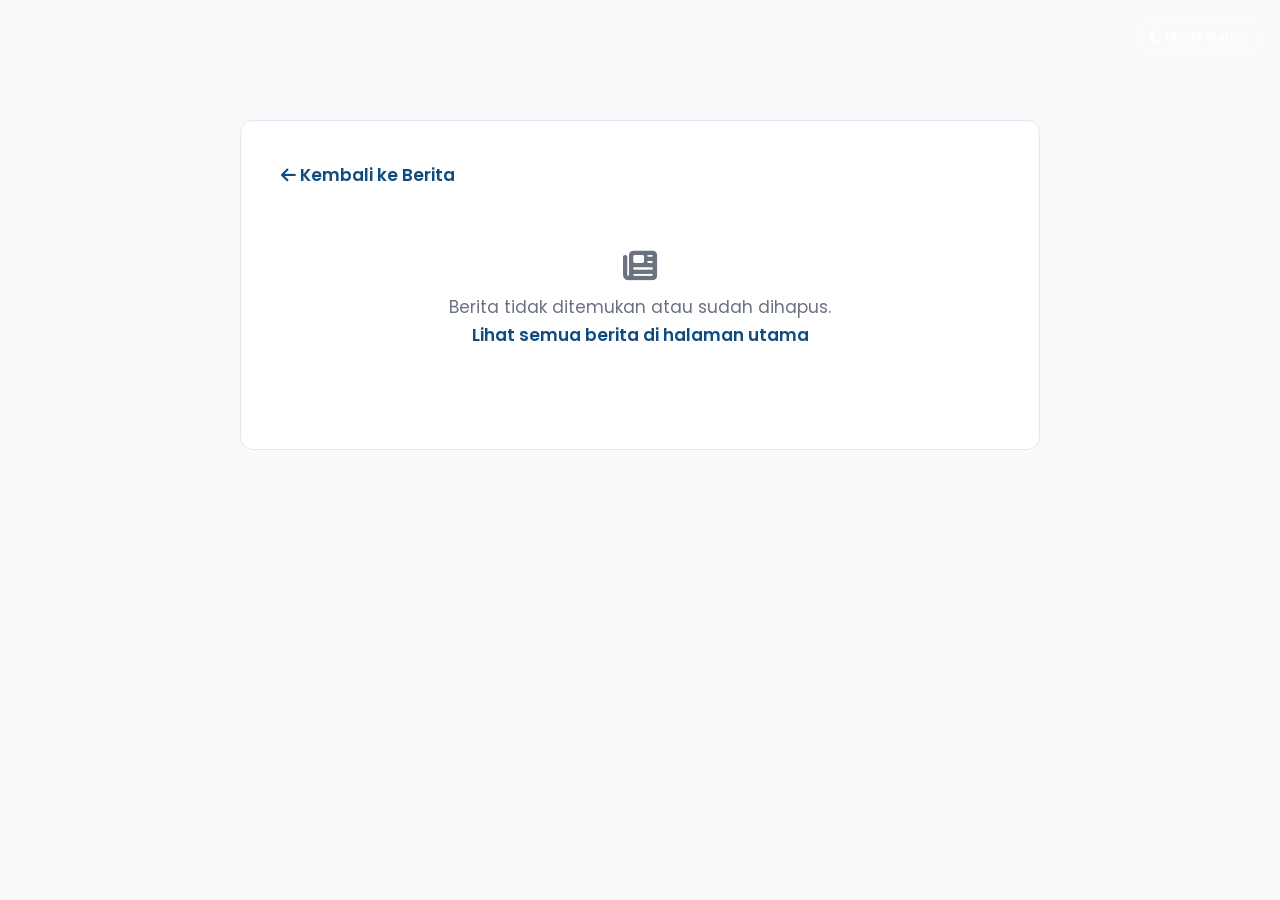
<file: berita.html>
<!DOCTYPE html>
<html lang="id">
<head>
  <meta charset="UTF-8">
  <meta name="viewport" content="width=device-width, initial-scale=1.0">
  <title>Berita - KOPANA Yogyakarta</title>
  <meta name="description" content="Berita dan pengumuman resmi KOPANA Yogyakarta - Koperasi Jasa Serba Usaha Purnakaryawan Pertamina.">

  <link rel="icon" type="image/x-icon" href="favicon.ico">
  <link rel="apple-touch-icon" sizes="180x180" href="assets/img/logo-192.png">
  <link rel="manifest" href="manifest.json">

  <link rel="preconnect" href="https://fonts.googleapis.com">
  <link rel="preconnect" href="https://fonts.gstatic.com" crossorigin>
  <link href="https://fonts.googleapis.com/css2?family=Poppins:wght@300;400;500;600;700;800&display=swap" rel="stylesheet">
  <link rel="stylesheet" href="https://cdnjs.cloudflare.com/ajax/libs/font-awesome/6.5.0/css/all.min.css"
        integrity="sha512-Avb2QiuDEEvB4bZJYdab9wBMeP6E5RQLmBeRNqRXE7Z9wLd0zBX8U2nqeAh8iWcLrVSt8U9bfEa7fm/LzO+g=="
        crossorigin="anonymous" referrerpolicy="no-referrer">
  <link rel="stylesheet" href="assets/css/style.css?v=133">

  <style>
    .artikel-container {
      max-width: 800px;
      margin: 120px auto 60px;
      padding: 40px;
      background: var(--surface, rgba(255, 255, 255, 0.02));
      border: 1px solid var(--border, rgba(255, 255, 255, 0.05));
      border-radius: var(--radius-lg);
      backdrop-filter: blur(10px);
    }
    .back-link {
      display: inline-block;
      margin-bottom: 20px;
      color: var(--primary, #2563eb);
      text-decoration: none;
      font-weight: 600;
    }
    .back-link:hover { text-decoration: underline; }

    .artikel-kategori {
      display: inline-block;
      background: var(--primary, #2563eb);
      color: #ffffff;
      font-size: 0.75rem;
      font-weight: 600;
      padding: 5px 14px;
      border-radius: 999px;
      margin-bottom: 14px;
      text-transform: uppercase;
      letter-spacing: 0.5px;
    }
    .artikel-judul {
      color: var(--text, #1e293b);
      font-size: 1.7rem;
      line-height: 1.35;
      margin: 0 0 12px 0;
    }
    .artikel-meta {
      display: flex;
      flex-wrap: wrap;
      gap: 18px;
      color: var(--text-muted, #64748b);
      font-size: 0.9rem;
      margin-bottom: 24px;
      padding-bottom: 18px;
      border-bottom: 1px solid var(--border, #e2e8f0);
    }
    .artikel-meta i { margin-right: 6px; color: var(--primary, #2563eb); }
    .artikel-foto {
      width: 100%;
      border-radius: var(--radius-md, 10px);
      margin-bottom: 24px;
      display: block;
    }
    .artikel-isi {
      color: var(--text, #334155);
      line-height: 1.85;
      font-size: 1rem;
    }
    .artikel-isi p { margin: 0 0 16px 0; }
    .artikel-share {
      margin-top: 28px;
      padding-top: 20px;
      border-top: 1px solid var(--border, #e2e8f0);
    }
    .btn-share-wa {
      display: inline-flex;
      align-items: center;
      gap: 10px;
      background: #25D366;
      color: #ffffff;
      font-weight: 600;
      padding: 10px 20px;
      border-radius: var(--radius-md, 10px);
      text-decoration: none;
      transition: opacity 0.2s ease;
    }
    .btn-share-wa:hover { opacity: 0.85; color: #ffffff; }

    .berita-lain {
      margin-top: 36px;
    }
    .berita-lain h3 {
      color: var(--text, #1e293b);
      font-size: 1.05rem;
      margin-bottom: 14px;
    }
    .berita-lain a {
      display: block;
      padding: 12px 16px;
      margin-bottom: 10px;
      background: var(--bg-alt, #f8fafc);
      border: 1px solid var(--border, #e2e8f0);
      border-radius: var(--radius-md, 10px);
      color: var(--text, #334155);
      text-decoration: none;
      font-weight: 500;
      transition: all 0.2s ease;
    }
    .berita-lain a:hover {
      border-color: var(--primary, #2563eb);
      color: var(--primary, #2563eb);
    }
    .loading-state, .artikel-kosong {
      text-align: center;
      padding: 40px;
      color: var(--text-muted, #64748b);
    }
  </style>

<script>
  // Bersihkan service worker lama milik pengunjung dari versi situs sebelumnya.
  if ('serviceWorker' in navigator) {
    navigator.serviceWorker.getRegistrations()
      .then(function(regs) { regs.forEach(function(r) { r.unregister(); }); })
      .catch(function() {});
  }
</script>
</head>
<body>

  <!-- ANTI-FOUC DARK MODE -->
  <script>
    (function() {
      try {
        var saved = localStorage.getItem('kopana-dark-mode');
        if (saved === 'true') {
          document.body.classList.add('dark-mode');
        }
      } catch (e) {}
    })();
  </script>

  <!-- Dark Toggle Button Absolut -->
  <button id="dark-toggle" class="dark-toggle" style="position: absolute; top: 20px; right: 20px; z-index: 1000;" aria-label="Ganti tema gelap/terang">
    <i id="dark-icon" class="fas fa-moon"></i>
  </button>

  <div class="artikel-container">
    <a href="/#berita" class="back-link"><i class="fas fa-arrow-left"></i> Kembali ke Berita</a>

    <article id="artikel">
      <div class="loading-state">
        <i class="fas fa-spinner fa-spin"></i>
        <p>Memuat berita...</p>
      </div>
    </article>

    <div class="berita-lain" id="berita-lain" style="display: none;">
      <h3><i class="fas fa-newspaper" aria-hidden="true"></i> Berita Lainnya</h3>
      <div id="berita-lain-list"></div>
    </div>
  </div>

  <!-- ============================================================
       BACK TO TOP BUTTON
       ============================================================ -->
  <button id="back-to-top" aria-label="Kembali ke atas halaman">
    <i class="fas fa-chevron-up" aria-hidden="true"></i>
  </button>

  <script src="assets/js/script.js?v=136" defer></script>

  <script>
    (function() {
      // Helper mandiri (tidak bergantung pada script.js yang dimuat defer)
      function esc(v) {
        return String(v == null ? '' : v).replace(/[&<>"']/g, function(c) {
          return { '&': '&amp;', '<': '&lt;', '>': '&gt;', '"': '&quot;', "'": '&#39;' }[c];
        });
      }
      // Harus sama persis dengan slugBerita() di script.js
      function slug(judul) {
        return String(judul == null ? '' : judul).toLowerCase()
          .replace(/[^a-z0-9]+/g, '-')
          .replace(/^-+|-+$/g, '');
      }
      // Ubah teks polos menjadi HTML aman: paragraf, baris baru, **tebal**, *miring*
      function formatIsi(teks) {
        var aman = esc(teks || '');
        aman = aman.replace(/\*\*([^*]+)\*\*/g, '<strong>$1</strong>');
        aman = aman.replace(/\*([^*]+)\*/g, '<em>$1</em>');
        return aman.split(/\n\s*\n/).map(function(p) {
          return '<p>' + p.replace(/\n/g, '<br>') + '</p>';
        }).join('');
      }

      function tampilkanTidakDitemukan(artikel) {
        artikel.innerHTML =
          '<div class="artikel-kosong">' +
          '<p><i class="fas fa-newspaper" style="font-size:2rem; margin-bottom:10px; display:block;"></i>' +
          'Berita tidak ditemukan atau sudah dihapus.</p>' +
          '<p><a class="back-link" href="/#berita">Lihat semua berita di halaman utama</a></p>' +
          '</div>';
      }

      document.addEventListener('DOMContentLoaded', function() {
        var artikel = document.getElementById('artikel');
        var id = new URLSearchParams(window.location.search).get('id') || '';

        fetch('data/berita.json')
          .then(function(r) { return r.json(); })
          .then(function(data) {
            var items = (data && data.items) || [];
            var item = null;
            for (var i = 0; i < items.length; i++) {
              if (slug(items[i].judul) === id) { item = items[i]; break; }
            }
            if (!item) { tampilkanTidakDitemukan(artikel); return; }

            document.title = item.judul + ' - KOPANA Yogyakarta';

            var fotoHtml = item.foto
              ? '<img class="artikel-foto" src="' + esc(item.foto) + '" alt="' + esc(item.judul) + '">'
              : '';
            var isi = item.isi || item.ringkasan || '';
            var shareText = encodeURIComponent(item.judul + ' — ' + window.location.href);

            artikel.innerHTML =
              '<span class="artikel-kategori">' + esc(item.kategori || 'Berita') + '</span>' +
              '<h1 class="artikel-judul">' + esc(item.judul) + '</h1>' +
              '<div class="artikel-meta">' +
                '<span><i class="far fa-calendar-alt"></i>' + esc(item.tanggal || '') + '</span>' +
                '<span><i class="far fa-user"></i>' + esc(item.penulis || 'Redaksi KOPANA') + '</span>' +
              '</div>' +
              fotoHtml +
              '<div class="artikel-isi">' + formatIsi(isi) + '</div>' +
              '<div class="artikel-share">' +
                '<a class="btn-share-wa" href="https://wa.me/?text=' + shareText + '" target="_blank" rel="noopener noreferrer">' +
                '<i class="fab fa-whatsapp"></i> Bagikan via WhatsApp</a>' +
              '</div>';

            // Daftar berita lainnya (maksimal 4)
            var lain = items.filter(function(b) { return slug(b.judul) !== id; }).slice(0, 4);
            if (lain.length > 0) {
              document.getElementById('berita-lain').style.display = '';
              document.getElementById('berita-lain-list').innerHTML = lain.map(function(b) {
                var eksternal = b.url && b.url !== '#';
                var href = eksternal ? b.url : 'berita.html?id=' + slug(b.judul);
                return '<a href="' + esc(href) + '">' + esc(b.judul) + '</a>';
              }).join('');
            }
          })
          .catch(function() { tampilkanTidakDitemukan(artikel); });
      });
    })();
  </script>
</body>
</html>
</file>
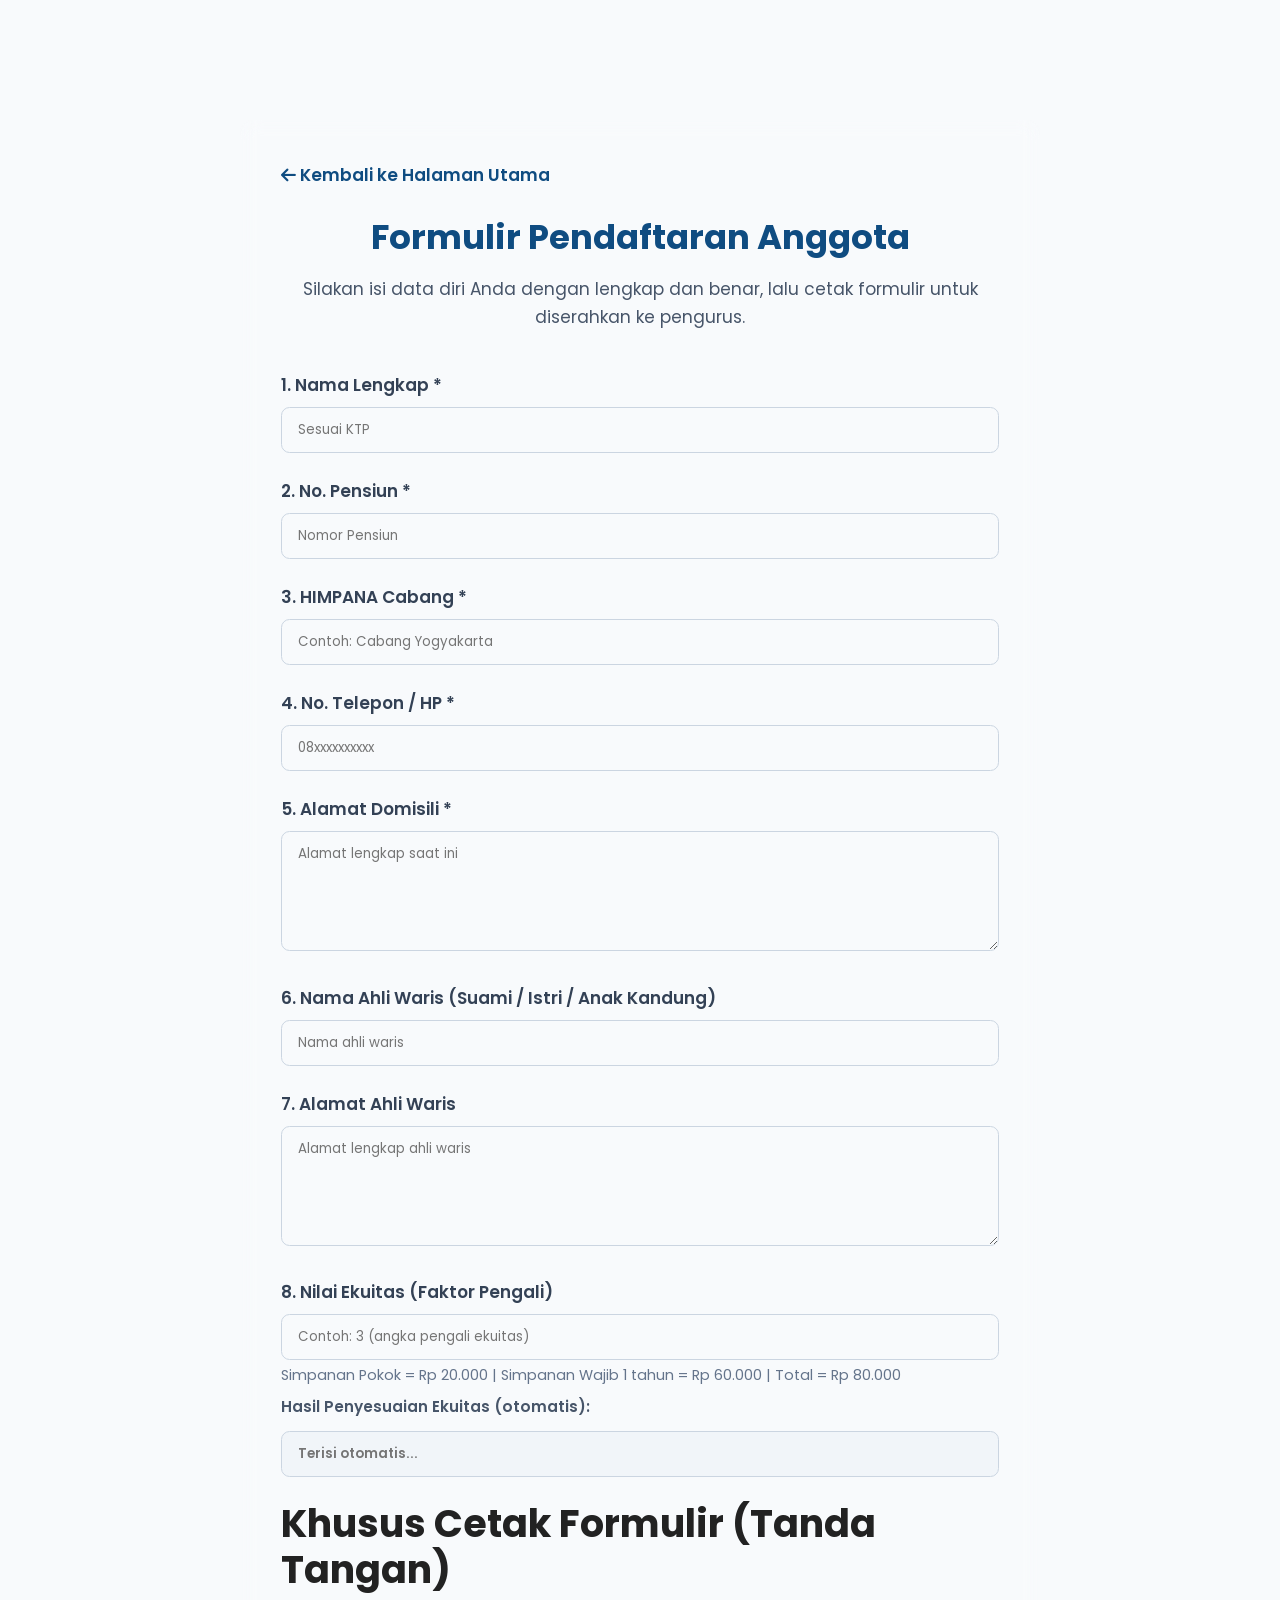
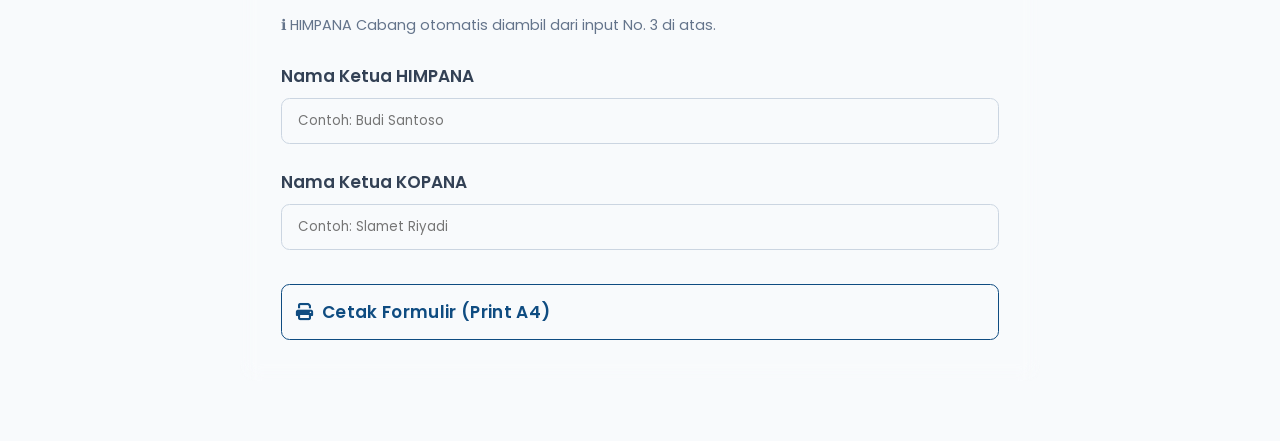
<file: daftar.html>
<!DOCTYPE html>
<html lang="id">
<head>
  <meta charset="UTF-8">
  <meta name="viewport" content="width=device-width, initial-scale=1.0">
  <title>Pendaftaran Anggota Baru - KOPANA Yogyakarta</title>
  <meta name="description" content="Formulir pendaftaran anggota baru KOPANA Yogyakarta. Isi data diri Anda lalu cetak formulir untuk diserahkan ke pengurus koperasi.">
  <link rel="canonical" href="https://kopana.id/daftar.html">

  <link rel="icon" type="image/x-icon" href="favicon.ico">
  <link rel="apple-touch-icon" sizes="180x180" href="assets/img/logo-192.png">
  <link rel="manifest" href="manifest.json">

  <link rel="preconnect" href="https://fonts.googleapis.com">
  <link rel="preconnect" href="https://fonts.gstatic.com" crossorigin>
  <link href="https://fonts.googleapis.com/css2?family=Poppins:wght@300;400;500;600;700;800&display=swap" rel="stylesheet">
  <link rel="stylesheet" href="https://cdnjs.cloudflare.com/ajax/libs/font-awesome/6.5.0/css/all.min.css"
        integrity="sha512-Avb2QiuDEEvB4bZJYdab9wBMeP6E5RQLmBeRNqRXE7Z9wLd0zBX8U2nqeAh8iWcLrVSt8U9bfEa7fm/LzO+g=="
        crossorigin="anonymous" referrerpolicy="no-referrer">
  <link rel="stylesheet" href="assets/css/style.css?v=133">
  
  <style>
    .form-container {
      max-width: 800px;
      margin: 120px auto 60px;
      padding: 40px;
      background: rgba(255, 255, 255, 0.02);
      border: 1px solid rgba(255, 255, 255, 0.05);
      border-radius: var(--radius-lg);
      backdrop-filter: blur(10px);
    }
    .form-header {
      text-align: center;
      margin-bottom: 40px;
    }
    .form-header h1 {
      color: var(--primary, #1e293b);
      margin-bottom: 10px;
    }
    .form-header p {
      color: #475569;
    }
    .form-group {
      margin-bottom: 24px;
    }
    .form-group label {
      display: block;
      margin-bottom: 8px;
      color: #334155;
      font-weight: 600;
    }
    .form-control {
      width: 100%;
      padding: 12px 16px;
      background: #f8fafc;
      border: 1px solid #cbd5e1;
      border-radius: var(--radius-md, 8px);
      color: #0f172a;
      font-family: inherit;
      transition: all 0.3s ease;
    }
    .form-control:focus {
      outline: none;
      border-color: #3b82f6;
      box-shadow: 0 0 0 3px rgba(59, 130, 246, 0.2);
      background: #ffffff;
    }
    textarea.form-control {
      min-height: 120px;
      resize: vertical;
    }
    .btn-submit {
      width: 100%;
      padding: 14px;
      font-size: var(--fs-md);
      margin-top: 20px;
    }
    .btn-print {
      width: 100%;
      padding: 14px;
      font-size: var(--fs-md, 1rem);
      margin-top: 10px;
      background: transparent;
      border: 1px solid var(--primary, #2563eb);
      color: var(--primary, #2563eb);
      border-radius: var(--radius-md, 8px);
      cursor: pointer;
    }
    .btn-print:hover {
      background: rgba(37, 99, 235, 0.1);
    }
    .back-link {
      display: inline-block;
      margin-bottom: 20px;
      color: var(--primary, #2563eb);
      text-decoration: none;
      font-weight: 600;
    }
    .back-link:hover {
      text-decoration: underline;
    }

    /* Print Area - Hidden on Screen */
    #printArea {
      display: none;
    }

    /* Print Media Query */
    @media print {
      @page {
        size: A4;
        margin: 1cm 1.8cm;
      }
      body * {
        visibility: hidden;
      }
      body {
        background: white !important;
        color: black !important;
        margin: 0;
        padding: 0;
      }
      #printArea, #printArea * {
        visibility: visible;
        color: black !important;
      }
      #printArea {
        display: block;
        position: absolute;
        left: 0;
        top: 0;
        width: 100%;
        padding: 0;
        font-family: 'Times New Roman', Times, serif;
        font-size: 10.5pt;
        line-height: 1.3;
        background: white;
      }

      /* Header Kop Surat */
      .kop-surat {
        display: flex;
        justify-content: space-between;
        align-items: center;
        border-bottom: 2px solid #002B5B;
        padding-bottom: 4px;
        margin-bottom: 10px;
      }
      .kop-logo {
        width: 70px;
        height: auto;
      }
      .kop-text {
        text-align: center;
        flex: 1;
        color: #002B5B !important;
      }
      .kop-text h1 {
        margin: 0 0 3px 0;
        font-size: 13pt;
        font-weight: bold;
      }
      .kop-text h2 {
        margin: 0 0 3px 0;
        font-size: 10pt;
        font-weight: bold;
      }
      .kop-text p {
        margin: 0;
        font-size: 9pt;
      }
      .kop-elpiji {
        width: 70px;
        text-align: center;
        font-family: Arial, sans-serif;
      }

      /* Judul Surat */
      .surat-judul {
        text-align: center;
        font-weight: bold;
        font-size: 11.5pt;
        margin-top: 8px;
        margin-bottom: 10px;
        text-transform: uppercase;
      }

      /* Isi Surat */
      .surat-isi p {
        margin-bottom: 5px;
        text-align: justify;
      }
      .surat-form {
        margin-bottom: 8px;
      }
      .surat-form-row {
        display: flex;
        margin-bottom: 4px;
      }
      .surat-form-label {
        width: 160px;
        flex-shrink: 0;
      }
      .surat-form-colon {
        width: 15px;
        flex-shrink: 0;
      }
      .surat-form-value {
        flex: 1;
      }

      .surat-list {
        margin-bottom: 8px;
      }
      .surat-list ol {
        padding-left: 18px;
        margin-top: 3px;
        text-align: justify;
      }
      .surat-list li {
        margin-bottom: 2px;
      }

      /* Tanda Tangan */
      .ttd-box {
        text-align: left;
      }
      .ttd-box p {
        margin: 0;
      }
      .ttd-space {
        height: 55px;
      }
    }
  </style>

<script>
  // Bersihkan service worker lama milik pengunjung dari versi situs sebelumnya.
  if ('serviceWorker' in navigator) {
    navigator.serviceWorker.getRegistrations()
      .then(function(regs) { regs.forEach(function(r) { r.unregister(); }); })
      .catch(function() {});
  }
</script>
</head>
<body>


  <div class="form-container">
    <a href="/" class="back-link"><i class="fas fa-arrow-left"></i> Kembali ke Halaman Utama</a>

    <div class="form-header">
      <h1>Formulir Pendaftaran Anggota</h1>
      <p>Silakan isi data diri Anda dengan lengkap dan benar, lalu cetak formulir untuk diserahkan ke pengurus.</p>
    </div>

    <!-- Form ini khusus untuk diisi lalu dicetak (tidak dikirim online) -->
    <form id="formPendaftaran" onsubmit="return false;">

      <div class="form-group">
        <label for="nama">1. Nama Lengkap *</label>
        <input type="text" id="nama" name="Nama" class="form-control" required placeholder="Sesuai KTP">
      </div>

      <div class="form-group">
        <label for="indukPensiun">2. No. Pensiun *</label>
        <input type="text" id="indukPensiun" name="No Pensiun" class="form-control" required placeholder="Nomor Pensiun">
      </div>

      <div class="form-group">
        <label for="himpanaCabang">3. HIMPANA Cabang *</label>
        <input type="text" id="himpanaCabang" name="HIMPANA Cabang" class="form-control" required placeholder="Contoh: Cabang Yogyakarta">
      </div>

      <div class="form-group">
        <label for="telepon">4. No. Telepon / HP *</label>
        <input type="tel" id="telepon" name="No Telepon" class="form-control" required placeholder="08xxxxxxxxxx">
      </div>

      <div class="form-group">
        <label for="alamat">5. Alamat Domisili *</label>
        <textarea id="alamat" name="Alamat" class="form-control" required placeholder="Alamat lengkap saat ini"></textarea>
      </div>

      <div class="form-group">
        <label for="namaAhliWaris">6. Nama Ahli Waris (Suami / Istri / Anak Kandung)</label>
        <input type="text" id="namaAhliWaris" name="Nama Ahli Waris" class="form-control" placeholder="Nama ahli waris">
      </div>

      <div class="form-group">
        <label for="alamatAhliWaris">7. Alamat Ahli Waris</label>
        <textarea id="alamatAhliWaris" name="Alamat Ahli Waris" class="form-control" placeholder="Alamat lengkap ahli waris"></textarea>
      </div>

      <div class="form-group">
        <label for="nilaiEkuitas">8. Nilai Ekuitas (Faktor Pengali)</label>
        <input type="number" id="nilaiEkuitas" name="Nilai Ekuitas" class="form-control" placeholder="Contoh: 3 (angka pengali ekuitas)" step="0.1" min="0">
        <small style="color: #64748b; font-size: 0.85em;">Simpanan Pokok = Rp 20.000 | Simpanan Wajib 1 tahun = Rp 60.000 | Total = Rp 80.000</small>
        <div style="margin-top:6px;">
          <label style="font-size:0.9em; color:#475569;">Hasil Penyesuaian Ekuitas (otomatis):</label>
          <input type="text" id="hasilEkuitas" class="form-control" readonly style="background:#f1f5f9; color:#0f172a; font-weight:600; margin-top:4px;" placeholder="Terisi otomatis...">
          <small id="terbilang-ekuitas" style="font-style: italic; color: #15803d; font-weight: 500;"></small>
        </div>
      </div>

      <h2 class="section-title">Khusus Cetak Formulir (Tanda Tangan)</h2>
      <div class="form-group">
        <small style="color:#64748b; font-size:0.85em;">ℹ️ HIMPANA Cabang otomatis diambil dari input No. 3 di atas.</small>
      </div>
      <div class="form-group">
        <label for="namaKetua">Nama Ketua HIMPANA</label>
        <input type="text" id="namaKetua" class="form-control" placeholder="Contoh: Budi Santoso">
      </div>
      <div class="form-group">
        <label for="namaKetuaKopana">Nama Ketua KOPANA</label>
        <input type="text" id="namaKetuaKopana" class="form-control" placeholder="Contoh: Slamet Riyadi">
      </div>


      <button type="button" id="btnPrint" class="btn btn-print">
        <i class="fas fa-print"></i> Cetak Formulir (Print A4)
      </button>
    </form>
  </div>

  <!-- Area Khusus Cetak -->
  <div id="printArea">
    <div class="kop-surat">
      <img src="assets/img/logo.png" alt="Logo KOPANA" class="kop-logo">
      <div class="kop-text">
        <h1>KOPANA YOGYAKARTA</h1>
        <h2>KOPERASI SERBA USAHA PURNAKARYAWAN PERTAMINA</h2>
        <p>Alamat : Jl. Brambang Gatak 1, Selomartani, Kalasan, Sleman</p>
        <p>Telp. : 082.227.154.266 Email : info@kopana.id</p>
      </div>
      <div class="kop-elpiji" style="display: flex; align-items: center; justify-content: center;">
        <img src="assets/img/logo-elpiji-baru.png" alt="ELPIJI" style="width: 70px;">
      </div>
    </div>

    <div class="surat-judul">
      PERMOHONAN MENJADI ANGGOTA<br>
      KOPANA YOGYAKARTA
    </div>

    <div class="surat-isi">
      <p>Dengan hormat,</p>
      <p>Saya yang bertanda tangan di bawah ini :</p>
      
      <div class="surat-form">
        <div class="surat-form-row">
          <div class="surat-form-label">1. Nama Lengkap</div>
          <div class="surat-form-colon">:</div>
          <div class="surat-form-value" id="print-nama">......................................................................................................</div>
        </div>
        <div class="surat-form-row">
          <div class="surat-form-label">2. No. Pensiun</div>
          <div class="surat-form-colon">:</div>
          <div class="surat-form-value" id="print-induk">......................................................................................................</div>
        </div>
        <div class="surat-form-row">
          <div class="surat-form-label">3. HIMPANA Cabang</div>
          <div class="surat-form-colon">:</div>
          <div class="surat-form-value" id="print-himpana-cabang">......................................................................................................</div>
        </div>
        <div class="surat-form-row">
          <div class="surat-form-label">4. No. Telepon</div>
          <div class="surat-form-colon">:</div>
          <div class="surat-form-value" id="print-telepon">......................................................................................................</div>
        </div>
        <div class="surat-form-row">
          <div class="surat-form-label">5. Alamat</div>
          <div class="surat-form-colon">:</div>
          <div class="surat-form-value" id="print-alamat">......................................................................................................<br>......................................................................................................</div>
        </div>
        <div class="surat-form-row">
          <div class="surat-form-label">6. Nama Ahli Waris</div>
          <div class="surat-form-colon">:</div>
          <div class="surat-form-value"><span id="print-aw-nama">......................................................</span> (Suami / Istri / Anak Kandung)</div>
        </div>
        <div class="surat-form-row">
          <div class="surat-form-label">7. Alamat Ahli Waris</div>
          <div class="surat-form-colon">:</div>
          <div class="surat-form-value" id="print-aw-alamat">......................................................................................................</div>
        </div>
      </div>

      <p>Dengan ini mengajukan permohonan untuk dapat menjadi anggota koperasi KOPANA Yogyakarta.<br>Sehubungan hal tersebut, Saya menyatakan kesediaan sebagai berikut :</p>
      
      <div class="surat-list">
        <ul style="list-style-type: none; padding-left: 0;">
          <li>- Membayar uang Simpanan Pokok sebesar = Rp. 20.000,-</li>
          <li>- Membayar uang Simpanan Wajib sebesar = Rp. 5.000,- setiap bulan.</li>
          <li>- Membayar uang penyesuaian Ekuitas/ modal anggota sebesar <span id="print-ekuitas-kali">.......</span> kali Simpanan Pokok &amp; Simpanan Wajib (1 tahun) = Rp. <span id="print-modal">.........................</span> <span id="print-ekuitas-terbilang" style="font-style: italic;"></span></li>
          <li>- WAJIB aktif dalam mengikuti kegiatan KOPANA YK, dan bersedia menjadi pengurus jika diperlukan.</li>
          <li>- Sanggup memenuhi / mematuhi ketentuan-ketentuan yang berlaku dalam Anggaran Dasar (AD) dan Anggaran Rumah Tangga (ART) KOPANA Yogyakarta.</li>
          <li>- Berkomitmen dan berkontribusi aktif dalam kegiatan Kopana, belanja dll.</li>
          <li>- Penerimaan SHU diberikan pada Tahun ke 2 setelah menjadi anggota.</li>
        </ul>
      </div>

      <p>Demikian permohonan ini, atas bantuan dan perhatiannya diucapkan terima kasih.</p>
    </div>

    <!-- Tanda Tangan -->
    <div style="display: flex; justify-content: space-between; margin-top: 18px;">
      
      <!-- Kiri -->
      <div class="ttd-box" style="text-align: left;">
        <p style="margin:2px 0">Mengetahui,</p>
        <p style="margin:2px 0">Ketua HIMPANA Cabang</p>
        <p style="margin:2px 0" id="print-cabang">.......................</p>
        <div class="ttd-space"></div>
        <p style="margin:2px 0">( <span id="print-ttd-ketua" style="display:inline-block; min-width:150px; text-align:center;">........................................</span> )</p>
      </div>

      <!-- Kanan -->
      <div class="ttd-box" style="text-align: left;">
        <p style="margin:2px 0">Yogyakarta, ........................20..</p>
        <p style="margin:2px 0">Pemohon,</p>
        <br>
        <div class="ttd-space"></div>
        <p style="margin:2px 0">( <span id="print-ttd-nama" style="display:inline-block; min-width:150px; text-align:center;">........................................</span> )</p>
      </div>
    </div>

    <!-- Tengah Bawah -->
    <div style="margin-top: 20px; text-align: center; display: flex; flex-direction: column; align-items: center;">
      <div style="text-align: left; display: inline-block;">
        <p style="margin:3px 0">Disetujui / Tidak disetujui,</p>
        <p style="margin:3px 0">Untuk menjadi Anggota KOPANA</p>
        <p style="margin:3px 0">Tmt, &nbsp;&nbsp;&nbsp;&nbsp;&nbsp;&nbsp;&nbsp;&nbsp;&nbsp;&nbsp;&nbsp;&nbsp;&nbsp;&nbsp;&nbsp;&nbsp;&nbsp;&nbsp;&nbsp;&nbsp;&nbsp;&nbsp;&nbsp;&nbsp;&nbsp;&nbsp;&nbsp; No. Anggota :</p>
      </div>
      <div class="ttd-box" style="text-align: center; margin-top: 10px;">
        <p style="margin:2px 0">Ketua Kopana,</p>
        <div class="ttd-space"></div>
        <p style="margin:2px 0">( <span id="print-ttd-kopana">........................................</span> )</p>
      </div>
    </div>

  </div>

  <script>
    // Konstanta simpanan
    const SIMPOK = 20000;
    const SIMWAJ_TAHUN = 60000; // 5.000 x 12 bulan
    const BASE_EKUITAS = SIMPOK + SIMWAJ_TAHUN; // 80.000

    // Fungsi Terbilang (Angka ke Huruf)
    function penyebut(nilai) {
      nilai = Math.abs(nilai);
      var huruf = ["", "satu", "dua", "tiga", "empat", "lima", "enam", "tujuh", "delapan", "sembilan", "sepuluh", "sebelas"];
      var temp = "";
      if (nilai < 12) {
        temp = " " + huruf[nilai];
      } else if (nilai < 20) {
        temp = penyebut(nilai - 10) + " belas";
      } else if (nilai < 100) {
        temp = penyebut(Math.floor(nilai / 10)) + " puluh" + penyebut(nilai % 10);
      } else if (nilai < 200) {
        temp = " seratus" + penyebut(nilai - 100);
      } else if (nilai < 1000) {
        temp = penyebut(Math.floor(nilai / 100)) + " ratus" + penyebut(nilai % 100);
      } else if (nilai < 2000) {
        temp = " seribu" + penyebut(nilai - 1000);
      } else if (nilai < 1000000) {
        temp = penyebut(Math.floor(nilai / 1000)) + " ribu" + penyebut(nilai % 1000);
      } else if (nilai < 1000000000) {
        temp = penyebut(Math.floor(nilai / 1000000)) + " juta" + penyebut(nilai % 1000000);
      } else if (nilai < 1000000000000) {
        temp = penyebut(Math.floor(nilai / 1000000000)) + " miliar" + penyebut(nilai % 1000000000);
      }
      return temp;
    }

    function terbilang(nilai) {
      if (nilai === 0) return "Nol Rupiah";
      var hasil = penyebut(nilai).trim() + " rupiah";
      return "(" + hasil.replace(/\b\w/g, function(l){ return l.toUpperCase(); }) + ")";
    }

    function formatRupiah(angka) {
      if(!angka) return '.........................';
      return parseInt(angka).toLocaleString('id-ID');
    }

    // Hitung otomatis hasil ekuitas saat diketik
    document.addEventListener('DOMContentLoaded', function() {
      const inputEkuitas = document.getElementById('nilaiEkuitas');
      if(inputEkuitas) {
        inputEkuitas.addEventListener('input', function() {
          const val = parseFloat(this.value) || 0;
          const hasil = document.getElementById('hasilEkuitas');
          const terbilangEl = document.getElementById('terbilang-ekuitas');
          if(val > 0) {
            const total = val * BASE_EKUITAS;
            hasil.value = 'Rp. ' + new Intl.NumberFormat('id-ID').format(total).replace(/,/g, '.');
            terbilangEl.textContent = terbilang(total);
          } else {
            hasil.value = '';
            terbilangEl.textContent = '';
          }
        });
      }
    });

    document.getElementById('btnPrint').addEventListener('click', function() {
      if(document.getElementById('nama').value) document.getElementById('print-nama').textContent = document.getElementById('nama').value;
      if(document.getElementById('indukPensiun').value) document.getElementById('print-induk').textContent = document.getElementById('indukPensiun').value;
      // HIMPANA Cabang dari input No.3
      const himpanaCabangVal = document.getElementById('himpanaCabang').value;
      if(himpanaCabangVal) {
        document.getElementById('print-himpana-cabang').textContent = himpanaCabangVal;
        document.getElementById('print-cabang').textContent = himpanaCabangVal;
      }
      if(document.getElementById('telepon').value) document.getElementById('print-telepon').textContent = document.getElementById('telepon').value;
      if(document.getElementById('alamat').value) document.getElementById('print-alamat').textContent = document.getElementById('alamat').value;
      if(document.getElementById('namaAhliWaris').value) document.getElementById('print-aw-nama').textContent = document.getElementById('namaAhliWaris').value;
      if(document.getElementById('alamatAhliWaris').value) document.getElementById('print-aw-alamat').textContent = document.getElementById('alamatAhliWaris').value;
      
      const valEkuitas = document.getElementById('nilaiEkuitas').value;
      if (valEkuitas) {
        const hasil = parseFloat(valEkuitas) * BASE_EKUITAS;
        const formattedHasil = new Intl.NumberFormat('id-ID').format(hasil).replace(/,/g, '.');
        document.getElementById('print-modal').textContent = formattedHasil;
        document.getElementById('print-ekuitas-kali').textContent = valEkuitas;
        document.getElementById('print-ekuitas-terbilang').textContent = terbilang(hasil);
      } else {
        document.getElementById('print-modal').textContent = '.........................';
        document.getElementById('print-ekuitas-kali').textContent = '.......';
        document.getElementById('print-ekuitas-terbilang').textContent = '';
      }
      
      const nama = document.getElementById('nama').value;
      if(nama) document.getElementById('print-ttd-nama').textContent = nama;

      // print-cabang sudah diisi dari himpanaCabang (No.3) di atas

      const ketua = document.getElementById('namaKetua').value;
      if(ketua) {
        document.getElementById('print-ttd-ketua').textContent = ketua;
      }

      const ketuaKopana = document.getElementById('namaKetuaKopana').value;
      if(ketuaKopana) {
        document.getElementById('print-ttd-kopana').textContent = ketuaKopana;
      }
      
      window.print();
    });
  </script>
</body>
</html>
</file>
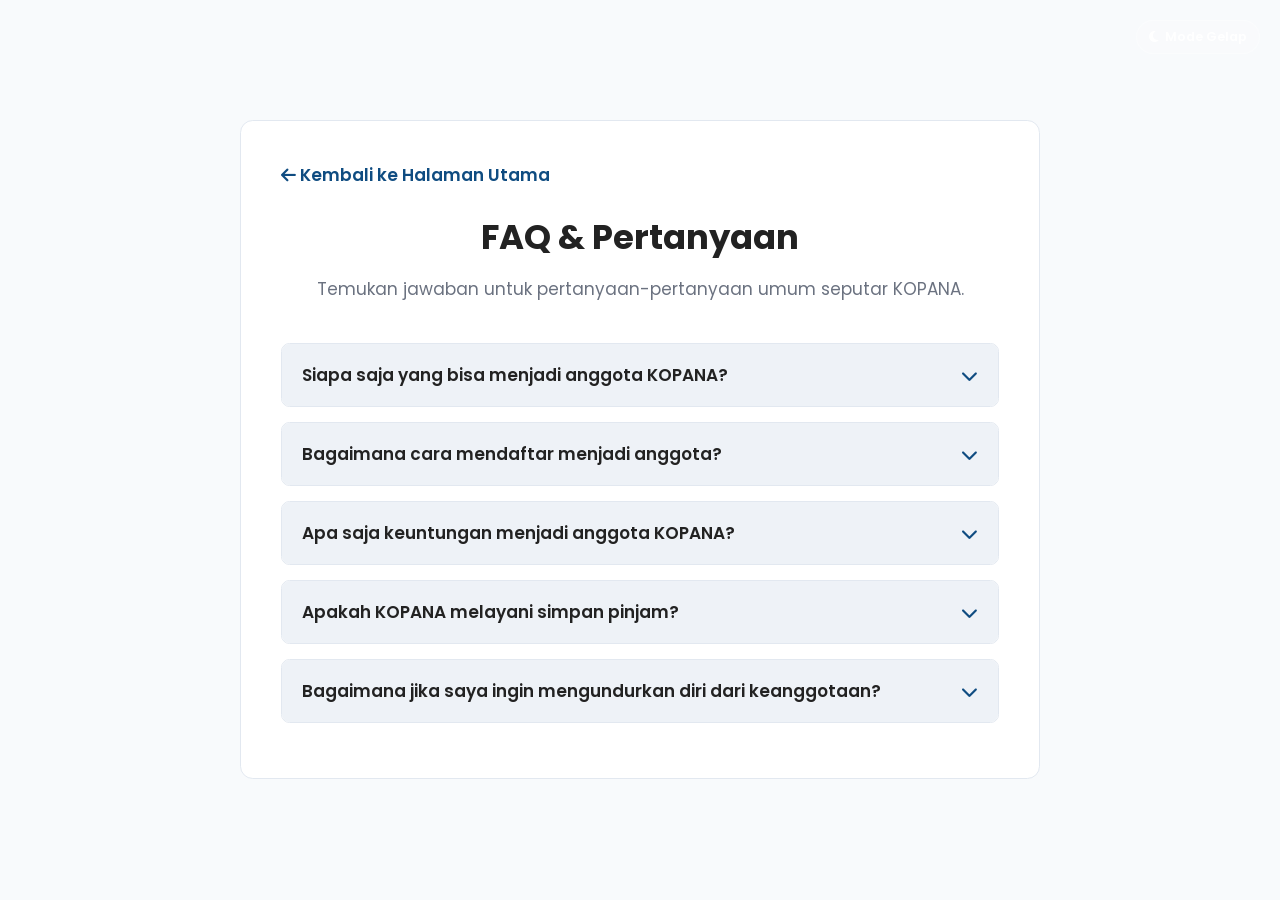
<file: faq.html>
<!DOCTYPE html>
<html lang="id">
<head>
  <meta charset="UTF-8">
  <meta name="viewport" content="width=device-width, initial-scale=1.0">
  <title>FAQ & Pertanyaan - KOPANA Yogyakarta</title>
  <meta name="description" content="Jawaban atas pertanyaan yang sering diajukan seputar keanggotaan dan layanan KOPANA Yogyakarta - Koperasi Jasa Serba Usaha Purnakaryawan Pertamina.">
  <link rel="canonical" href="https://kopana.id/faq.html">

  <link rel="icon" type="image/x-icon" href="favicon.ico">
  <link rel="apple-touch-icon" sizes="180x180" href="assets/img/logo-192.png">
  <link rel="manifest" href="manifest.json">

  <link rel="preconnect" href="https://fonts.googleapis.com">
  <link rel="preconnect" href="https://fonts.gstatic.com" crossorigin>
  <link href="https://fonts.googleapis.com/css2?family=Poppins:wght@300;400;500;600;700;800&display=swap" rel="stylesheet">
  <link rel="stylesheet" href="https://cdnjs.cloudflare.com/ajax/libs/font-awesome/6.5.0/css/all.min.css"
        integrity="sha512-Avb2QiuDEEvB4bZJYdab9wBMeP6E5RQLmBeRNqRXE7Z9wLd0zBX8U2nqeAh8iWcLrVSt8U9bfEa7fm/LzO+g=="
        crossorigin="anonymous" referrerpolicy="no-referrer">
  <link rel="stylesheet" href="assets/css/style.css?v=133">

  <style>
    .faq-page-container {
      max-width: 800px;
      margin: 120px auto 60px;
      padding: 40px;
      background: var(--surface, rgba(255, 255, 255, 0.02));
      border: 1px solid var(--border, rgba(255, 255, 255, 0.05));
      border-radius: var(--radius-lg);
      backdrop-filter: blur(10px);
    }
    .faq-header {
      text-align: center;
      margin-bottom: 40px;
    }
    .faq-header h1 {
      color: var(--text, #1e293b);
      margin-bottom: 10px;
    }
    .faq-header p {
      color: var(--text-muted, #475569);
    }
    .back-link {
      display: inline-block;
      margin-bottom: 20px;
      color: var(--primary, #2563eb);
      text-decoration: none;
      font-weight: 600;
    }
    .back-link:hover {
      text-decoration: underline;
    }

    /* Accordion Styles */
    .faq-item {
      margin-bottom: 15px;
      border: 1px solid var(--border, #cbd5e1);
      border-radius: var(--radius-md);
      overflow: hidden;
      background: var(--bg, #ffffff);
      transition: all 0.3s ease;
    }
    .faq-question {
      width: 100%;
      text-align: left;
      padding: 18px 20px;
      background: var(--bg-alt, #f8fafc);
      border: none;
      font-weight: 600;
      font-size: 1rem;
      color: var(--text, #1e293b);
      cursor: pointer;
      display: flex;
      justify-content: space-between;
      align-items: center;
      transition: background 0.3s ease;
    }
    .faq-question:hover {
      background: var(--surface, #f1f5f9);
    }
    .faq-question i {
      color: var(--primary, #3b82f6);
      transition: transform 0.3s ease;
    }
    .faq-item.active .faq-question i {
      transform: rotate(180deg);
    }
    .faq-answer {
      max-height: 0;
      overflow: hidden;
      transition: max-height 0.3s ease-out;
      background: var(--bg, #ffffff);
    }
    .faq-answer-content {
      padding: 20px;
      color: var(--text-muted, #475569);
      line-height: 1.6;
      border-top: 1px solid var(--border, #e2e8f0);
    }

    .loading-state {
      text-align: center;
      padding: 40px;
      color: var(--text-muted, #64748b);
    }
  </style>

<script>
  // Bersihkan service worker lama milik pengunjung dari versi situs sebelumnya.
  if ('serviceWorker' in navigator) {
    navigator.serviceWorker.getRegistrations()
      .then(function(regs) { regs.forEach(function(r) { r.unregister(); }); })
      .catch(function() {});
  }
</script>
</head>
<body>

  <!-- ANTI-FOUC DARK MODE -->
  <script>
    (function() {
      try {
        var saved = localStorage.getItem('kopana-dark-mode');
        if (saved === 'true') {
          document.body.classList.add('dark-mode');
        }
      } catch (e) {}
    })();
  </script>

  <!-- Dark Toggle Button Absolut -->
  <button id="dark-toggle" class="dark-toggle" style="position: absolute; top: 20px; right: 20px; z-index: 1000;" aria-label="Ganti tema gelap/terang">
    <i id="dark-icon" class="fas fa-moon"></i>
  </button>

  <div class="faq-page-container">
    <a href="/" class="back-link"><i class="fas fa-arrow-left"></i> Kembali ke Halaman Utama</a>

    <div class="faq-header">
      <h1>FAQ & Pertanyaan</h1>
      <p>Temukan jawaban untuk pertanyaan-pertanyaan umum seputar KOPANA.</p>
    </div>

    <div id="dyn-faq-list">
      <!-- Akan diisi oleh script -->
      <div class="loading-state">
        <i class="fas fa-spinner fa-spin"></i>
        <p>Memuat FAQ...</p>
      </div>
    </div>
  </div>

  <!-- ============================================================
       BACK TO TOP BUTTON
       ============================================================ -->
  <button id="back-to-top" aria-label="Kembali ke atas halaman">
    <i class="fas fa-chevron-up" aria-hidden="true"></i>
  </button>

  <script src="assets/js/script.js?v=136" defer></script>
</body>
</html>
</file>
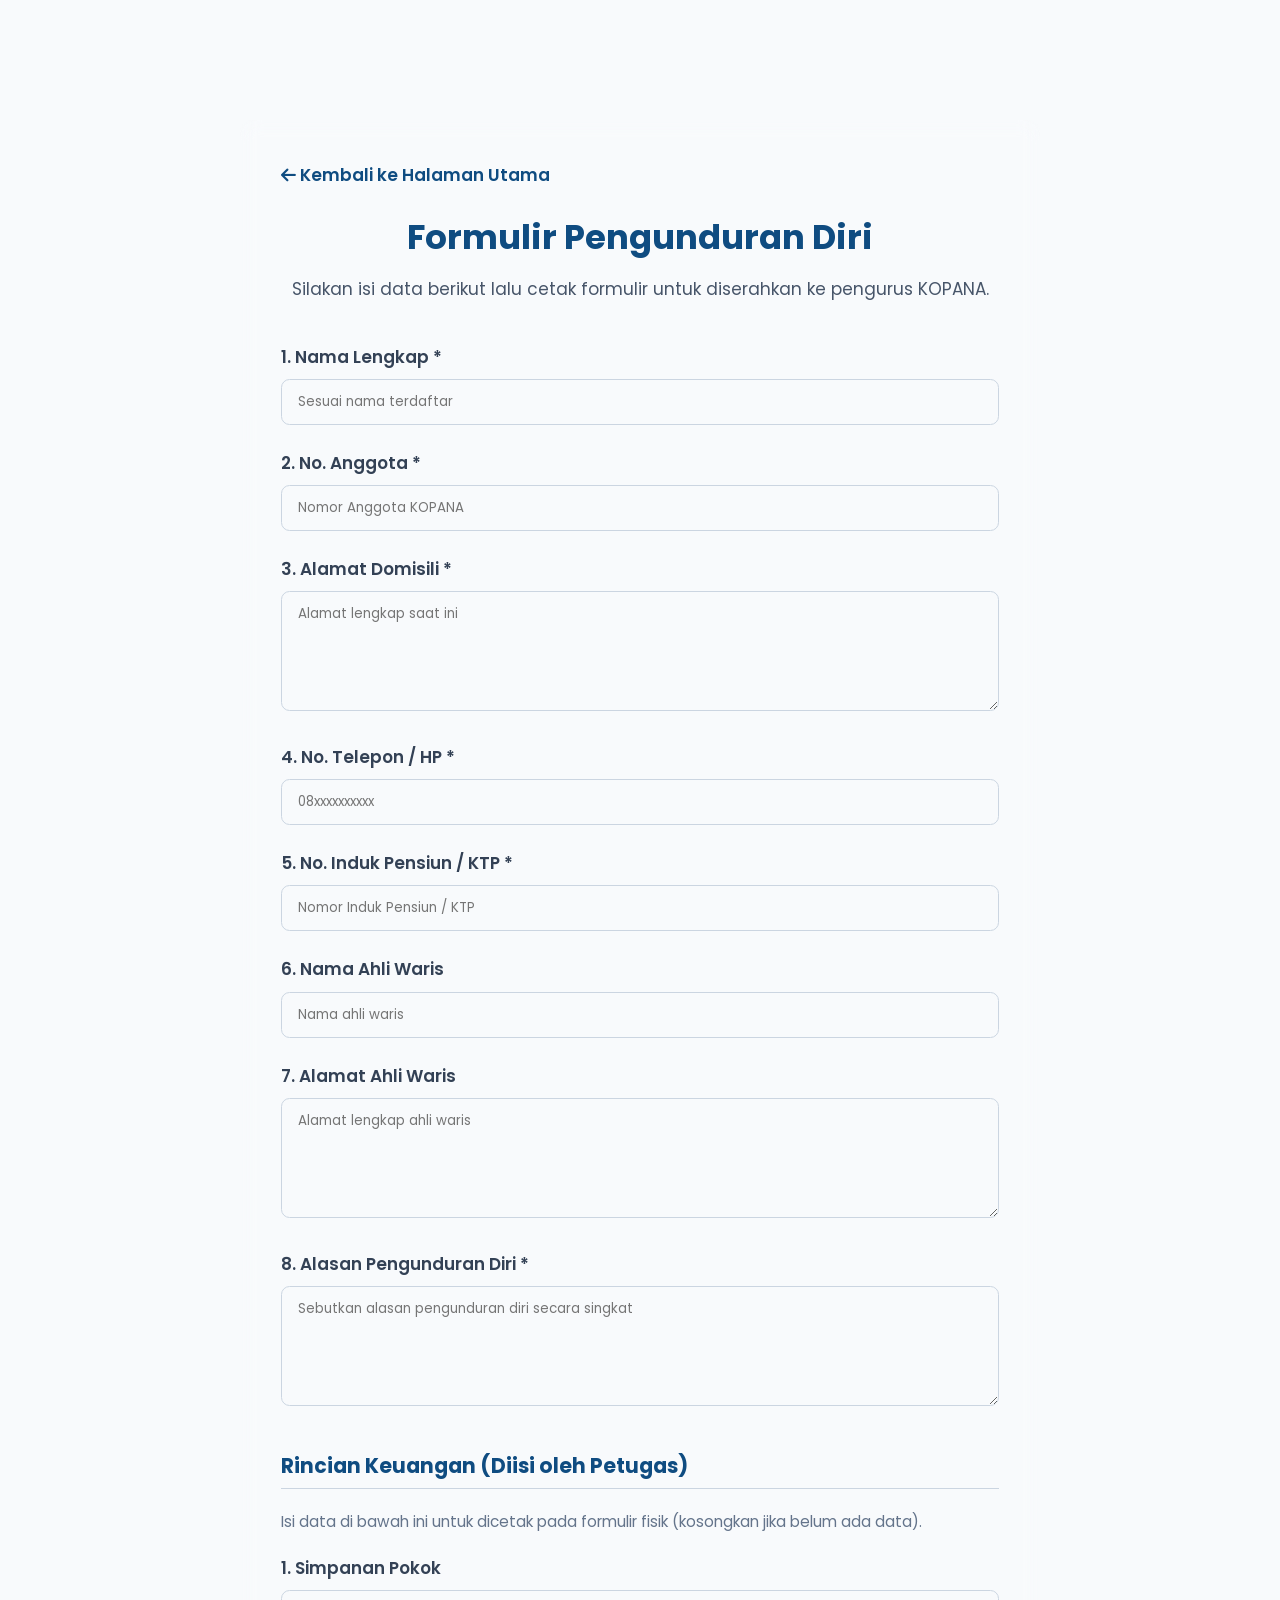
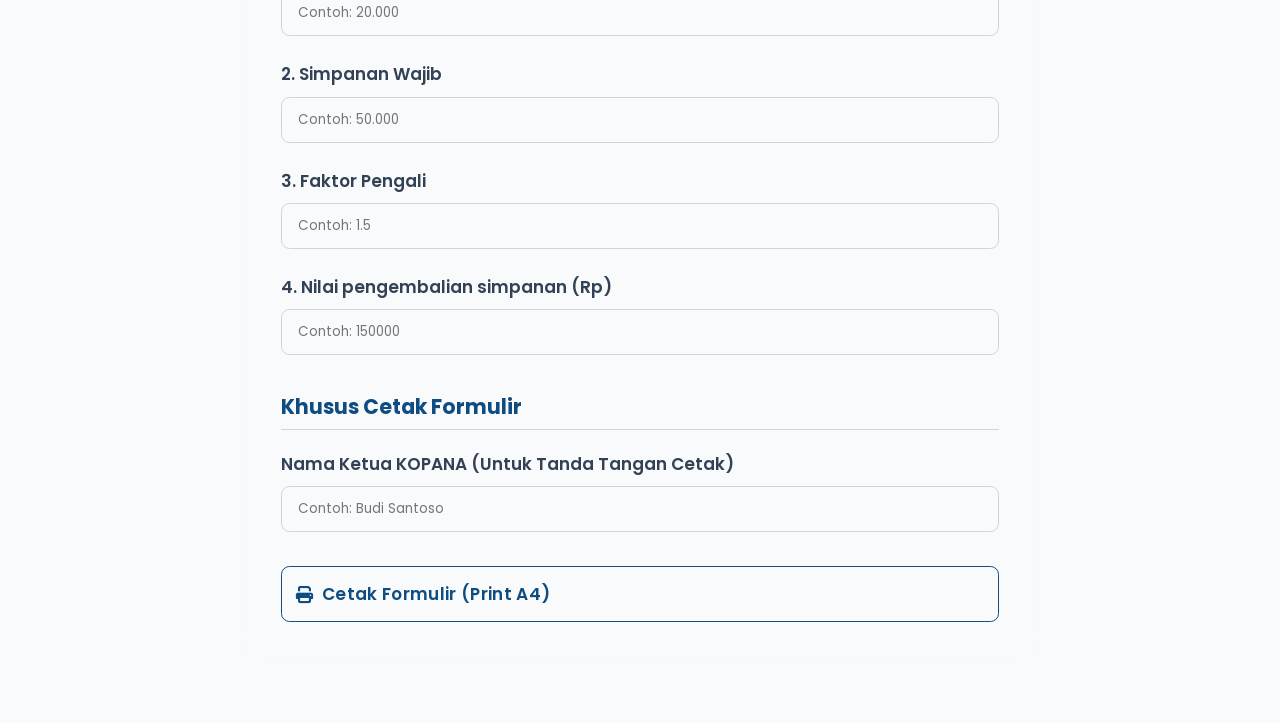
<file: pengunduran.html>
<!DOCTYPE html>
<html lang="id">
<head>
  <meta charset="UTF-8">
  <meta name="viewport" content="width=device-width, initial-scale=1.0">
  <title>Pengunduran Diri Anggota - KOPANA Yogyakarta</title>
  <meta name="description" content="Formulir pengunduran diri anggota KOPANA Yogyakarta. Isi data Anda lalu cetak formulir untuk diserahkan ke pengurus koperasi.">
  <link rel="canonical" href="https://kopana.id/pengunduran.html">

  <link rel="icon" type="image/x-icon" href="favicon.ico">
  <link rel="apple-touch-icon" sizes="180x180" href="assets/img/logo-192.png">
  <link rel="manifest" href="manifest.json">

  <link rel="preconnect" href="https://fonts.googleapis.com">
  <link rel="preconnect" href="https://fonts.gstatic.com" crossorigin>
  <link href="https://fonts.googleapis.com/css2?family=Poppins:wght@300;400;500;600;700;800&display=swap" rel="stylesheet">
  <link rel="stylesheet" href="https://cdnjs.cloudflare.com/ajax/libs/font-awesome/6.5.0/css/all.min.css"
        integrity="sha512-Avb2QiuDEEvB4bZJYdab9wBMeP6E5RQLmBeRNqRXE7Z9wLd0zBX8U2nqeAh8iWcLrVSt8U9bfEa7fm/LzO+g=="
        crossorigin="anonymous" referrerpolicy="no-referrer">
  <link rel="stylesheet" href="assets/css/style.css?v=133">
  
  <style>
    .form-container {
      max-width: 800px;
      margin: 120px auto 60px;
      padding: 40px;
      background: rgba(255, 255, 255, 0.02);
      border: 1px solid rgba(255, 255, 255, 0.05);
      border-radius: var(--radius-lg);
      backdrop-filter: blur(10px);
    }
    .form-header {
      text-align: center;
      margin-bottom: 40px;
    }
    .form-header h1 {
      color: var(--primary, #1e293b);
      margin-bottom: 10px;
    }
    .form-header p {
      color: #475569;
    }
    .form-group {
      margin-bottom: 24px;
    }
    .form-group label {
      display: block;
      margin-bottom: 8px;
      color: #334155;
      font-weight: 600;
    }
    .form-control {
      width: 100%;
      padding: 12px 16px;
      background: #f8fafc;
      border: 1px solid #cbd5e1;
      border-radius: var(--radius-md, 8px);
      color: #0f172a;
      font-family: inherit;
      transition: all 0.3s ease;
    }
    .form-control:focus {
      outline: none;
      border-color: #3b82f6;
      box-shadow: 0 0 0 3px rgba(59, 130, 246, 0.2);
      background: #ffffff;
    }
    textarea.form-control {
      min-height: 120px;
      resize: vertical;
    }
    .section-title {
      margin-top: 40px;
      margin-bottom: 20px;
      padding-bottom: 10px;
      border-bottom: 1px solid #cbd5e1;
      color: var(--primary, #1e293b);
      font-size: 1.2rem;
      font-weight: bold;
    }
    .btn-submit {
      width: 100%;
      padding: 14px;
      font-size: var(--fs-md);
      margin-top: 20px;
    }
    .btn-print {
      width: 100%;
      padding: 14px;
      font-size: var(--fs-md, 1rem);
      margin-top: 10px;
      background: transparent;
      border: 1px solid var(--primary, #2563eb);
      color: var(--primary, #2563eb);
      border-radius: var(--radius-md, 8px);
      cursor: pointer;
    }
    .btn-print:hover {
      background: rgba(37, 99, 235, 0.1);
    }
    .back-link {
      display: inline-block;
      margin-bottom: 20px;
      color: var(--primary, #2563eb);
      text-decoration: none;
      font-weight: 600;
    }
    .back-link:hover {
      text-decoration: underline;
    }

    /* Print Area - Hidden on Screen */
    #printArea {
      display: none;
    }

    /* Print Media Query */
    @media print {
      @page {
        size: A4;
        margin: 1.5cm 2cm;
      }
      body * {
        visibility: hidden;
      }
      body {
        background: white !important;
        color: black !important;
        margin: 0;
        padding: 0;
      }
      #printArea, #printArea * {
        visibility: visible;
        color: black !important;
      }
      #printArea {
        display: block;
        position: absolute;
        left: 0;
        top: 0;
        width: 100%;
        padding: 0;
        font-family: 'Times New Roman', Times, serif;
        font-size: 11pt;
        line-height: 1.4;
        background: white;
      }

      /* Header Kop Surat */
      .kop-surat {
        display: flex;
        justify-content: space-between;
        align-items: center;
        border-bottom: 2px solid #002B5B;
        padding-bottom: 5px;
        margin-bottom: 20px;
      }
      .kop-logo {
        width: 80px;
        height: auto;
      }
      .kop-text {
        text-align: center;
        flex: 1;
        color: #002B5B !important;
      }
      .kop-text h1 {
        margin: 0 0 5px 0;
        font-size: 14pt;
        font-weight: bold;
      }
      .kop-text h2 {
        margin: 0 0 5px 0;
        font-size: 11pt;
        font-weight: bold;
      }
      .kop-text p {
        margin: 0;
        font-size: 9.5pt;
      }
      .kop-elpiji {
        width: 80px;
        text-align: center;
        font-family: Arial, sans-serif;
      }

      /* Judul Surat */
      .surat-judul {
        text-align: center;
        font-weight: bold;
        font-size: 12pt;
        margin-bottom: 20px;
        text-transform: uppercase;
      }

      /* Isi Surat */
      .surat-isi p {
        margin-bottom: 8px;
        text-align: justify;
      }
      
      .surat-form {
        margin-bottom: 15px;
      }
      .surat-form-row {
        display: flex;
        margin-bottom: 6px;
      }
      .surat-form-label {
        width: 160px;
      }
      .surat-form-colon {
        width: 15px;
      }
      .surat-form-value {
        flex: 1;
      }

      .alasan-box {
        margin-bottom: 15px;
        text-align: justify;
      }

      /* Tanda Tangan */
      .ttd-section {
        display: flex;
        justify-content: space-between;
        margin-top: 30px;
        margin-bottom: 40px;
      }
      .ttd-box {
        text-align: left;
      }
      .ttd-box p {
        margin: 0;
      }
      .ttd-space {
        height: 70px;
      }
      
      .petugas-table td {
        padding: 4px 0;
      }
    }
  </style>

<script>
  // Bersihkan service worker lama milik pengunjung dari versi situs sebelumnya.
  if ('serviceWorker' in navigator) {
    navigator.serviceWorker.getRegistrations()
      .then(function(regs) { regs.forEach(function(r) { r.unregister(); }); })
      .catch(function() {});
  }
</script>
</head>
<body>


  <div class="form-container">
    <a href="/" class="back-link"><i class="fas fa-arrow-left"></i> Kembali ke Halaman Utama</a>

    <div class="form-header">
      <h1>Formulir Pengunduran Diri</h1>
      <p>Silakan isi data berikut lalu cetak formulir untuk diserahkan ke pengurus KOPANA.</p>
    </div>

    <!-- Form ini khusus untuk diisi lalu dicetak (tidak dikirim online) -->
    <form id="formPengunduran" onsubmit="return false;">

      <div class="form-group">
        <label for="nama">1. Nama Lengkap *</label>
        <input type="text" id="nama" name="Nama Lengkap" class="form-control" required placeholder="Sesuai nama terdaftar">
      </div>

      <div class="form-group">
        <label for="noAnggota">2. No. Anggota *</label>
        <input type="text" id="noAnggota" name="No Anggota" class="form-control" required placeholder="Nomor Anggota KOPANA">
      </div>

      <div class="form-group">
        <label for="alamat">3. Alamat Domisili *</label>
        <textarea id="alamat" name="Alamat Domisili" class="form-control" required placeholder="Alamat lengkap saat ini"></textarea>
      </div>

      <div class="form-group">
        <label for="telepon">4. No. Telepon / HP *</label>
        <input type="tel" id="telepon" name="No Telepon HP" class="form-control" required placeholder="08xxxxxxxxxx">
      </div>

      <div class="form-group">
        <label for="indukPensiun">5. No. Induk Pensiun / KTP *</label>
        <input type="text" id="indukPensiun" name="No Pensiun KTP" class="form-control" required placeholder="Nomor Induk Pensiun / KTP">
      </div>

      <div class="form-group">
        <label for="namaAhliWaris">6. Nama Ahli Waris</label>
        <input type="text" id="namaAhliWaris" name="Nama Ahli Waris" class="form-control" placeholder="Nama ahli waris">
      </div>

      <div class="form-group">
        <label for="alamatAhliWaris">7. Alamat Ahli Waris</label>
        <textarea id="alamatAhliWaris" name="Alamat Ahli Waris" class="form-control" placeholder="Alamat lengkap ahli waris"></textarea>
      </div>

      <div class="form-group">
        <label for="alasan">8. Alasan Pengunduran Diri *</label>
        <textarea id="alasan" name="Alasan" class="form-control" required placeholder="Sebutkan alasan pengunduran diri secara singkat"></textarea>
      </div>

      <h2 class="section-title">Rincian Keuangan (Diisi oleh Petugas)</h2>
      <p style="color: #64748b; font-size: 0.9rem; margin-bottom: 20px;">Isi data di bawah ini untuk dicetak pada formulir fisik (kosongkan jika belum ada data).</p>

      <div class="form-group">
        <label for="simpananPokok">1. Simpanan Pokok</label>
        <input type="text" id="simpananPokok" name="Simpanan Pokok" class="form-control" placeholder="Contoh: 20.000">
      </div>

      <div class="form-group">
        <label for="simpananWajib">2. Simpanan Wajib</label>
        <input type="text" id="simpananWajib" name="Simpanan Wajib" class="form-control" placeholder="Contoh: 50.000">
      </div>

      <div class="form-group">
        <label for="faktorPengali">3. Faktor Pengali</label>
        <input type="text" id="faktorPengali" name="Faktor Pengali" class="form-control" placeholder="Contoh: 1.5">
      </div>
      
      <div class="form-group">
        <label for="nilaiPengembalian">4. Nilai pengembalian simpanan (Rp)</label>
        <input type="text" id="nilaiPengembalian" name="Nilai Pengembalian" class="form-control" placeholder="Contoh: 150000">
        <small id="terbilang-teks" style="font-style: italic; color: #15803d; font-weight: 500;"></small>
      </div>

      <h2 class="section-title">Khusus Cetak Formulir</h2>
      <div class="form-group">
        <label for="namaKetua">Nama Ketua KOPANA (Untuk Tanda Tangan Cetak)</label>
        <input type="text" id="namaKetua" class="form-control" placeholder="Contoh: Budi Santoso">
      </div>


      <button type="button" id="btnPrint" class="btn btn-print">
        <i class="fas fa-print"></i> Cetak Formulir (Print A4)
      </button>
    </form>
  </div>

  <!-- Area Khusus Cetak -->
  <div id="printArea">
    <div class="kop-surat">
      <img src="assets/img/logo.png" alt="Logo KOPANA" class="kop-logo">
      <div class="kop-text">
        <h1>KOPANA YOGYAKARTA</h1>
        <h2>KOPERASI SERBA USAHA PURNAKARYAWAN PERTAMINA</h2>
        <p>Alamat : Jl. Brambang Gatak 1, Selomartani, Kalasan, Sleman</p>
        <p>Telp. : 082.227.154.266 Email : info@kopana.id</p>
      </div>
      <div class="kop-elpiji" style="display: flex; align-items: center; justify-content: center;">
        <img src="assets/img/logo-elpiji-baru.png" alt="ELPIJI" style="width: 70px;">
      </div>
    </div>

    <div class="surat-judul">
      PERMOHONAN PENGUNDURAN DIRI<br>
      ANGGOTA KOPANA YOGYAKARTA
    </div>

    <div class="surat-isi">
      <p>Dengan hormat,</p>
      <p>Saya yang bertanda tangan di bawah ini :</p>
      
      <div class="surat-form">
        <div class="surat-form-row">
          <div class="surat-form-label">1. Nama</div>
          <div class="surat-form-colon">:</div>
          <div class="surat-form-value" id="print-nama">......................................................................................................</div>
        </div>
        <div class="surat-form-row">
          <div class="surat-form-label">2. No. Anggota</div>
          <div class="surat-form-colon">:</div>
          <div class="surat-form-value" id="print-no-anggota">......................................................................................................</div>
        </div>
        <div class="surat-form-row">
          <div class="surat-form-label">3. Alamat</div>
          <div class="surat-form-colon">:</div>
          <div class="surat-form-value" id="print-alamat">......................................................................................................<br>......................................................................................................</div>
        </div>
        <div class="surat-form-row">
          <div class="surat-form-label">4. No. Telepon</div>
          <div class="surat-form-colon">:</div>
          <div class="surat-form-value" id="print-telepon">......................................................................................................</div>
        </div>
        <div class="surat-form-row">
          <div class="surat-form-label">5. No. Induk Pensiun</div>
          <div class="surat-form-colon">:</div>
          <div class="surat-form-value" id="print-induk">......................................................................................................</div>
        </div>
        <div class="surat-form-row">
          <div class="surat-form-label">6. Nama Ahli Waris</div>
          <div class="surat-form-colon">:</div>
          <div class="surat-form-value" id="print-aw-nama">......................................................................................................</div>
        </div>
        <div class="surat-form-row">
          <div class="surat-form-label">7. Alamat Ahli Waris</div>
          <div class="surat-form-colon">:</div>
          <div class="surat-form-value" id="print-aw-alamat">......................................................................................................</div>
        </div>
      </div>

      <div class="alasan-box">
        Dengan ini mengajukan permohonan pengunduran diri dari anggota koperasi KOPANA Yogyakarta, dikarenakan <span id="print-alasan">................................................................................................................................................................................................................................................</span>
      </div>
      
      <p>Sehubungan dengan hal tersebut, saya memohon kiranya pihak pengurus koperasi dapat memproses pengunduran diri ini sebagaimana mestinya.</p>
      
      <p>Demikian surat pernyataan ini saya buat dengan sebenar-benarnya dan penuh kesadaran tanpa paksaan dari pihak mana pun.</p>
    </div>

    <!-- Tanda Tangan -->
    <div class="ttd-section">
      <div class="ttd-box">
        <p>Yogyakarta,........................20..</p>
        <p id="print-ttd-label">Pemohon,</p>
        <div class="ttd-space"></div>
        <p>( <span id="print-ttd-nama">........................................</span> )</p>
      </div>
      
      <div class="ttd-box">
        <p><br>Ketua KOPANA</p>
        <div class="ttd-space"></div>
        <p>( <span id="print-ttd-ketua" style="display:inline-block; min-width:150px; text-align:center;">........................................</span> )</p>
      </div>
    </div>

    <!-- Bagian Petugas -->
    <div style="border-top: 1px solid #000; margin-top: 50px; padding-top: 20px;">
      <table class="petugas-table" style="width: 100%; border: none; font-size: 12pt;">
        <tr>
          <td style="width: 250px;">Simpanan Pokok</td>
          <td style="width: 20px;">:</td>
          <td id="print-pokok">........................</td>
        </tr>
        <tr>
          <td>Simpanan Wajib</td>
          <td>:</td>
          <td id="print-wajib">........................</td>
        </tr>
        <tr>
          <td>Faktor Pengali</td>
          <td>:</td>
          <td id="print-faktor">........................</td>
        </tr>
        <tr>
          <td>Nilai pengembalian simpanan</td>
          <td>:</td>
          <td id="print-nilai">........................</td>
        </tr>
        <tr>
          <td></td>
          <td></td>
          <td id="print-terbilang" style="font-style: italic;"></td>
        </tr>
      </table>
    </div>

  </div>

  <script>
    // Fungsi Terbilang (Angka ke Huruf)
    function penyebut(nilai) {
      nilai = Math.abs(nilai);
      var huruf = ["", "satu", "dua", "tiga", "empat", "lima", "enam", "tujuh", "delapan", "sembilan", "sepuluh", "sebelas"];
      var temp = "";
      if (nilai < 12) {
        temp = " " + huruf[nilai];
      } else if (nilai < 20) {
        temp = penyebut(nilai - 10) + " belas";
      } else if (nilai < 100) {
        temp = penyebut(Math.floor(nilai / 10)) + " puluh" + penyebut(nilai % 10);
      } else if (nilai < 200) {
        temp = " seratus" + penyebut(nilai - 100);
      } else if (nilai < 1000) {
        temp = penyebut(Math.floor(nilai / 100)) + " ratus" + penyebut(nilai % 100);
      } else if (nilai < 2000) {
        temp = " seribu" + penyebut(nilai - 1000);
      } else if (nilai < 1000000) {
        temp = penyebut(Math.floor(nilai / 1000)) + " ribu" + penyebut(nilai % 1000);
      } else if (nilai < 1000000000) {
        temp = penyebut(Math.floor(nilai / 1000000)) + " juta" + penyebut(nilai % 1000000);
      } else if (nilai < 1000000000000) {
        temp = penyebut(Math.floor(nilai / 1000000000)) + " miliar" + penyebut(nilai % 1000000000);
      }
      return temp;
    }

    function terbilang(nilai) {
      if (nilai === 0) return "Nol Rupiah";
      var hasil = penyebut(nilai).trim() + " rupiah";
      // Capitalize first letters
      return "(" + hasil.replace(/\b\w/g, function(l){ return l.toUpperCase(); }) + ")";
    }

    function updateTerbilang(nilaiText) {
      const num = parseFloat((nilaiText || '').replace(/\./g, '')) || 0;
      const text = num > 0 ? terbilang(num) : '';
      document.getElementById('terbilang-teks').textContent = text;
      return text;
    }

    // Format input menjadi format Rupiah (dengan titik)
    function formatRupiah(e) {
      let val = e.target.value.replace(/\./g, '');
      val = val.replace(/\D/g, ''); // hanya izinkan angka
      if (val === '') {
        e.target.value = '';
      } else {
        let num = parseInt(val, 10);
        e.target.value = new Intl.NumberFormat('id-ID').format(num).replace(/,/g, '.');
      }
      
      if (e.target.id === 'nilaiPengembalian') {
        updateTerbilang(e.target.value);
      } else {
        calculateKeuangan();
      }
    }

    // Auto-calculate Keuangan
    function calculateKeuangan() {
      const pokok = document.getElementById('simpananPokok').value;
      const wajib = document.getElementById('simpananWajib').value;
      const faktor = document.getElementById('faktorPengali').value;
      
      const pokokVal = parseFloat(pokok.replace(/\./g, '')) || 0;
      const wajibVal = parseFloat(wajib.replace(/\./g, '')) || 0;
      let faktorVal = parseFloat(faktor.replace(',', '.')) || 0;
      
      if (pokok || wajib || faktor) {
        if (!faktor) faktorVal = 1; // jika faktor kosong, kalikan 1 saja
        
        const total = Math.round((pokokVal + wajibVal) * faktorVal);
        const formatted = new Intl.NumberFormat('id-ID').format(total).replace(/,/g, '.');
        document.getElementById('nilaiPengembalian').value = formatted;
        updateTerbilang(formatted);
      } else {
        document.getElementById('nilaiPengembalian').value = '';
        updateTerbilang('');
      }
    }

    document.getElementById('simpananPokok').addEventListener('input', formatRupiah);
    document.getElementById('simpananWajib').addEventListener('input', formatRupiah);
    document.getElementById('nilaiPengembalian').addEventListener('input', formatRupiah);
    document.getElementById('faktorPengali').addEventListener('input', calculateKeuangan);

    document.getElementById('btnPrint').addEventListener('click', function() {
      // Sinkronisasi data form ke print area
      if(document.getElementById('nama').value) document.getElementById('print-nama').textContent = document.getElementById('nama').value;
      const noAnggota = document.getElementById('noAnggota').value;
      if(noAnggota) document.getElementById('print-no-anggota').textContent = noAnggota;
      
      if(document.getElementById('alamat').value) document.getElementById('print-alamat').textContent = document.getElementById('alamat').value;
      if(document.getElementById('telepon').value) document.getElementById('print-telepon').textContent = document.getElementById('telepon').value;
      if(document.getElementById('indukPensiun').value) document.getElementById('print-induk').textContent = document.getElementById('indukPensiun').value;
      if(document.getElementById('namaAhliWaris').value) document.getElementById('print-aw-nama').textContent = document.getElementById('namaAhliWaris').value;
      if(document.getElementById('alamatAhliWaris').value) document.getElementById('print-aw-alamat').textContent = document.getElementById('alamatAhliWaris').value;
      
      const alasan = document.getElementById('alasan').value;
      if(alasan) document.getElementById('print-alasan').textContent = alasan;
      
      // Update Keuangan
      const pokok = document.getElementById('simpananPokok').value;
      if(pokok) document.getElementById('print-pokok').textContent = "Rp. " + pokok;
      
      const wajib = document.getElementById('simpananWajib').value;
      if(wajib) document.getElementById('print-wajib').textContent = "Rp. " + wajib;
      
      const faktor = document.getElementById('faktorPengali').value;
      if(faktor) document.getElementById('print-faktor').textContent = faktor;
      
      const nilai = document.getElementById('nilaiPengembalian').value;
      if(nilai) {
        document.getElementById('print-nilai').textContent = "Rp. " + nilai;
        const num = parseFloat(nilai.replace(/\./g, '')) || 0;
        document.getElementById('print-terbilang').textContent = terbilang(num);
      } else {
        document.getElementById('print-terbilang').textContent = "";
      }
      
      // Update tanda tangan nama
      const nama = document.getElementById('nama').value;
      const namaAhliWaris = document.getElementById('namaAhliWaris').value;
      
      if(namaAhliWaris) {
        document.getElementById('print-ttd-nama').textContent = namaAhliWaris;
        document.getElementById('print-ttd-label').textContent = "Ahli Waris,";
      } else if(nama) {
        document.getElementById('print-ttd-nama').textContent = nama;
        document.getElementById('print-ttd-label').textContent = "Pemohon,";
      }
      
      const ketua = document.getElementById('namaKetua').value;
      if(ketua) {
        document.getElementById('print-ttd-ketua').textContent = ketua;
      }
      
      // Panggil fungsi print browser
      window.print();
    });
  </script>
</body>
</html>
</file>
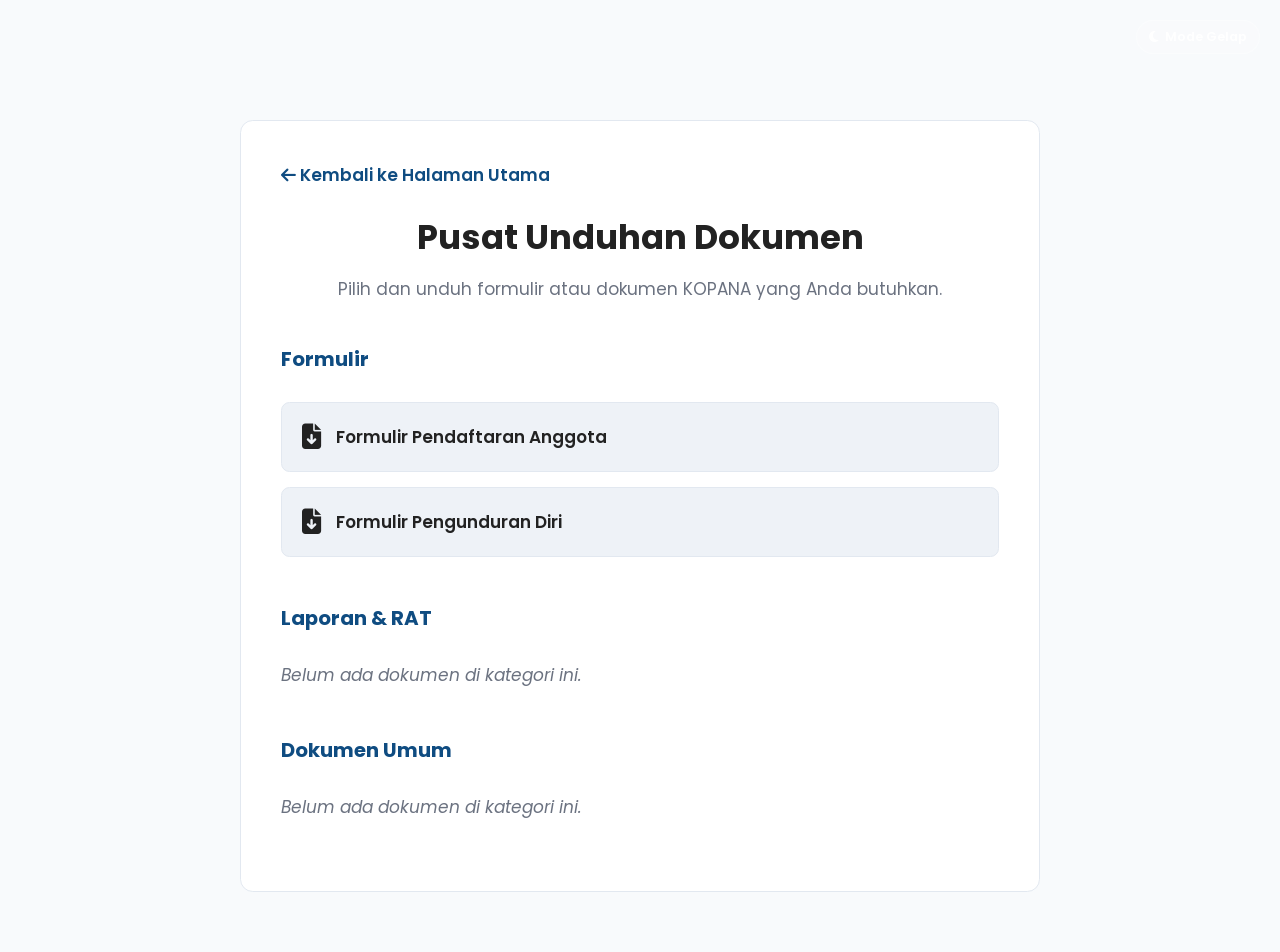
<file: unduhan.html>
<!DOCTYPE html>
<html lang="id">
<head>
  <meta charset="UTF-8">
  <meta name="viewport" content="width=device-width, initial-scale=1.0">
  <title>Pusat Unduhan Dokumen - KOPANA Yogyakarta</title>
  <meta name="description" content="Unduh formulir pendaftaran, formulir pengunduran diri, laporan RAT, dan dokumen resmi lainnya dari KOPANA Yogyakarta.">
  <link rel="canonical" href="https://kopana.id/unduhan.html">

  <link rel="icon" type="image/x-icon" href="favicon.ico">
  <link rel="apple-touch-icon" sizes="180x180" href="assets/img/logo-192.png">
  <link rel="manifest" href="manifest.json">

  <link rel="preconnect" href="https://fonts.googleapis.com">
  <link rel="preconnect" href="https://fonts.gstatic.com" crossorigin>
  <link href="https://fonts.googleapis.com/css2?family=Poppins:wght@300;400;500;600;700;800&display=swap" rel="stylesheet">
  <link rel="stylesheet" href="https://cdnjs.cloudflare.com/ajax/libs/font-awesome/6.5.0/css/all.min.css"
        integrity="sha512-Avb2QiuDEEvB4bZJYdab9wBMeP6E5RQLmBeRNqRXE7Z9wLd0zBX8U2nqeAh8iWcLrVSt8U9bfEa7fm/LzO+g=="
        crossorigin="anonymous" referrerpolicy="no-referrer">
  <link rel="stylesheet" href="assets/css/style.css?v=133">

  <style>
    .faq-page-container {
      max-width: 800px;
      margin: 120px auto 60px;
      padding: 40px;
      background: var(--surface, rgba(255, 255, 255, 0.02));
      border: 1px solid var(--border, rgba(255, 255, 255, 0.05));
      border-radius: var(--radius-lg);
      backdrop-filter: blur(10px);
    }
    .faq-header {
      text-align: center;
      margin-bottom: 40px;
    }
    .faq-header h1 {
      color: var(--text, #1e293b);
      margin-bottom: 10px;
    }
    .faq-header p {
      color: var(--text-muted, #475569);
    }
    .back-link {
      display: inline-block;
      margin-bottom: 20px;
      color: var(--primary, #2563eb);
      text-decoration: none;
      font-weight: 600;
    }
    .back-link:hover {
      text-decoration: underline;
    }

    .loading-state {
      text-align: center;
      padding: 40px;
      color: var(--text-muted, #64748b);
    }

    /* Formulir List Style */
    #dyn-formulir-container {
      display: flex;
      flex-direction: column;
      gap: 15px;
    }

    #dyn-formulir-container a {
      display: flex;
      align-items: center;
      gap: 15px;
      padding: 20px;
      background: var(--bg-alt, #ffffff);
      border: 1px solid var(--border, #cbd5e1);
      border-radius: var(--radius-md);
      color: var(--text, var(--primary));
      text-decoration: none;
      font-weight: 600;
      transition: all 0.3s ease;
    }

    #dyn-formulir-container a:hover {
      background: var(--primary);
      color: #ffffff;
      transform: translateY(-2px);
      box-shadow: 0 4px 12px rgba(15,76,129,0.15);
    }

    #dyn-formulir-container a i {
      font-size: 1.5rem;
    }
  </style>

<script>
  // Bersihkan service worker lama milik pengunjung dari versi situs sebelumnya.
  if ('serviceWorker' in navigator) {
    navigator.serviceWorker.getRegistrations()
      .then(function(regs) { regs.forEach(function(r) { r.unregister(); }); })
      .catch(function() {});
  }
</script>
</head>
<body>

  <!-- ANTI-FOUC DARK MODE -->
  <script>
    (function() {
      try {
        var saved = localStorage.getItem('kopana-dark-mode');
        if (saved === 'true') {
          document.body.classList.add('dark-mode');
        }
      } catch (e) {}
    })();
  </script>

  <!-- Dark Toggle Button Absolut -->
  <button id="dark-toggle" class="dark-toggle" style="position: absolute; top: 20px; right: 20px; z-index: 1000;" aria-label="Ganti tema gelap/terang">
    <i id="dark-icon" class="fas fa-moon"></i>
  </button>

  <div class="faq-page-container">
    <a href="/" class="back-link"><i class="fas fa-arrow-left"></i> Kembali ke Halaman Utama</a>

    <div class="faq-header">
      <h1>Pusat Unduhan Dokumen</h1>
      <p>Pilih dan unduh formulir atau dokumen KOPANA yang Anda butuhkan.</p>
    </div>

    <div id="dyn-formulir-container">
      <div class="loading-state">
        <i class="fas fa-spinner fa-spin"></i>
        <p>Memuat Daftar Unduhan...</p>
      </div>
    </div>
  </div>

  <!-- ============================================================
       BACK TO TOP BUTTON
       ============================================================ -->
  <button id="back-to-top" aria-label="Kembali ke atas halaman">
    <i class="fas fa-chevron-up" aria-hidden="true"></i>
  </button>

  <script src="assets/js/script.js?v=136" defer></script>
</body>
</html>
</file>
<file: assets/css/style.css>
/* ==========================================================
   KOPANA - Koperasi Jasa Serba Usaha Purnakaryawan Pertamina
   Yogyakarta | Website Resmi
   CSS Version: 1.0.0
   Author: KOPANA Web Team
   Date: 2026
   ========================================================== */

/* ---------- 1. CSS CUSTOM PROPERTIES (DESIGN TOKENS) ---------- */
:root {
  /* Brand Colors */
  --primary: #0F4C81;
  --primary-dark: #0a3560;
  --primary-light: #1a6bb5;
  --secondary: #D62828;
  --secondary-dark: #b01f1f;
  --accent: #FFD166;
  --accent-dark: #e6b800;

  /* Neutral Colors */
  --bg: #F8FAFC;
  --bg-alt: #EEF2F7;
  --surface: #FFFFFF;
  --text: #222222;
  --text-muted: #6B7280;
  --text-light: #6B7280;
  --border: #E2E8F0;
  --border-light: #F1F5F9;

  /* Dark Mode Colors */
  --dark-bg: #0D1117;
  --dark-surface: #161B22;
  --dark-surface-alt: #1E2630;
  --dark-text: #E6EDF3;
  --dark-text-muted: #8B949E;
  --dark-border: #30363D;

  /* Typography */
  --font-primary: 'Poppins', system-ui, -apple-system, sans-serif;
  --fs-xs: 0.75rem;
  --fs-sm: 0.875rem;
  --fs-base: 1rem;
  --fs-lg: 1.125rem;
  --fs-xl: 1.25rem;
  --fs-2xl: 1.5rem;
  --fs-3xl: 1.875rem;
  --fs-4xl: 2.25rem;
  --fs-5xl: 3rem;

  /* Spacing */
  --spacing-xs: 0.25rem;
  --spacing-sm: 0.5rem;
  --spacing-md: 1rem;
  --spacing-lg: 1.5rem;
  --spacing-xl: 2rem;
  --spacing-2xl: 3rem;
  --spacing-3xl: 4rem;
  --spacing-4xl: 6rem;

  /* Border Radius */
  --radius-sm: 0.375rem;
  --radius-md: 0.5rem;
  --radius-lg: 0.75rem;
  --radius-xl: 1rem;
  --radius-2xl: 1.5rem;
  --radius-full: 9999px;

  /* Shadows */
  --shadow-sm: 0 1px 3px 0 rgba(0,0,0,0.1), 0 1px 2px -1px rgba(0,0,0,0.1);
  --shadow-md: 0 4px 6px -1px rgba(0,0,0,0.1), 0 2px 4px -2px rgba(0,0,0,0.1);
  --shadow-lg: 0 10px 15px -3px rgba(0,0,0,0.1), 0 4px 6px -4px rgba(0,0,0,0.1);
  --shadow-xl: 0 20px 25px -5px rgba(0,0,0,0.1), 0 8px 10px -6px rgba(0,0,0,0.1);
  --shadow-2xl: 0 25px 50px -12px rgba(0,0,0,0.25);
  --shadow-glow: 0 0 30px rgba(15,76,129,0.3);

  /* Transitions */
  --transition-fast: 150ms ease;
  --transition-base: 250ms ease;
  --transition-slow: 400ms ease;
  --transition-bounce: 350ms cubic-bezier(0.34, 1.56, 0.64, 1);

  /* Z-index */
  --z-dropdown: 100;
  --z-sticky: 200;
  --z-overlay: 300;
  --z-modal: 400;
  --z-tooltip: 500;
}

/* ---------- 2. CSS RESET & BASE ---------- */
*, *::before, *::after {
  box-sizing: border-box;
  margin: 0;
  padding: 0;
}

html {
  scroll-behavior: smooth;
  -webkit-text-size-adjust: 100%;
  font-size: 17px;
}

body {
  font-family: var(--font-primary);
  background-color: var(--bg);
  color: var(--text);
  line-height: 1.65;
  overflow-x: hidden;
  transition: background-color var(--transition-slow), color var(--transition-slow);
}

body.dark-mode {
  --text-light: #9CA3AF;
  --bg: var(--dark-bg);
  --bg-alt: var(--dark-surface);
  --surface: var(--dark-surface-alt);
  --text: var(--dark-text);
  --text-muted: var(--dark-text-muted);
  --border: var(--dark-border);
  --border-light: #21262D;
}

img {
  max-width: 100%;
  height: auto;
  display: block;
}

a {
  color: inherit;
  text-decoration: none;
}

ul, ol {
  list-style: none;
}

button {
  cursor: pointer;
  border: none;
  background: none;
  font-family: inherit;
}

/* ---------- 3. TYPOGRAPHY UTILITIES ---------- */
.section-badge {
  display: inline-flex;
  align-items: center;
  gap: var(--spacing-sm);
  background: rgba(15,76,129,0.1);
  color: var(--primary);
  font-size: var(--fs-xs);
  font-weight: 600;
  letter-spacing: 0.1em;
  text-transform: uppercase;
  padding: 0.4rem 1rem;
  border-radius: var(--radius-full);
  border: 1px solid rgba(15,76,129,0.2);
  margin-bottom: var(--spacing-lg);
}

.dark-mode .section-badge {
  background: rgba(15,76,129,0.25);
  border-color: rgba(15,76,129,0.4);
  color: #60a5fa;
}

.section-title {
  font-size: clamp(var(--fs-2xl), 3vw, var(--fs-4xl));
  font-weight: 700;
  color: var(--text);
  line-height: 1.2;
  margin-bottom: var(--spacing-md);
}

.section-title span {
  background: linear-gradient(135deg, var(--primary), var(--primary-light));
  -webkit-background-clip: text;
  -webkit-text-fill-color: transparent;
  background-clip: text;
}

.section-desc {
  font-size: var(--fs-lg);
  color: var(--text-muted);
  max-width: 600px;
  line-height: 1.7;
}

.section-header {
  text-align: center;
  margin-bottom: var(--spacing-3xl);
}

.divider {
  width: 60px;
  height: 4px;
  background: linear-gradient(90deg, var(--primary), var(--secondary));
  border-radius: var(--radius-full);
  margin: var(--spacing-lg) auto;
}

.divider-left {
  margin-left: 0;
}

/* ---------- 4. LAYOUT UTILITIES ---------- */
.container {
  width: 100%;
  max-width: 1280px;
  margin: 0 auto;
  padding: 0 var(--spacing-xl);
}

section {
  padding: var(--spacing-4xl) 0;
}

.section-alt {
  background-color: var(--bg-alt);
}

/* ---------- 5. BUTTON SYSTEM ---------- */
.btn {
  display: inline-flex;
  align-items: center;
  gap: var(--spacing-sm);
  padding: 0.75rem 1.75rem;
  border-radius: var(--radius-full);
  font-size: var(--fs-sm);
  font-weight: 600;
  letter-spacing: 0.02em;
  transition: all var(--transition-base);
  text-decoration: none;
  white-space: nowrap;
  position: relative;
  overflow: hidden;
}

.btn::after {
  content: '';
  position: absolute;
  inset: 0;
  background: rgba(255,255,255,0.1);
  opacity: 0;
  transition: opacity var(--transition-fast);
}

.btn:hover::after { opacity: 1; }

.btn-primary {
  background: linear-gradient(135deg, var(--primary), var(--primary-light));
  color: white;
  box-shadow: 0 4px 15px rgba(15,76,129,0.4);
}

.btn-primary:hover {
  transform: translateY(-2px);
  box-shadow: 0 8px 25px rgba(15,76,129,0.5);
}

.btn-secondary {
  background: transparent;
  color: white;
  border: 2px solid rgba(255,255,255,0.7);
  backdrop-filter: blur(8px);
}

.btn-secondary:hover {
  background: rgba(255,255,255,0.15);
  border-color: white;
  transform: translateY(-2px);
}

.btn-outline {
  background: transparent;
  color: var(--primary);
  border: 2px solid var(--primary);
}

.btn-outline:hover {
  background: var(--primary);
  color: white;
  transform: translateY(-2px);
}

.btn-accent {
  background: linear-gradient(135deg, var(--accent), var(--accent-dark));
  color: var(--primary-dark);
  font-weight: 700;
  box-shadow: 0 4px 15px rgba(255,209,102,0.4);
}

.btn-accent:hover {
  transform: translateY(-2px);
  box-shadow: 0 8px 25px rgba(255,209,102,0.5);
}

.btn-lg {
  padding: 1rem 2.5rem;
  font-size: var(--fs-base);
}

/* ---------- 6. LOADING SCREEN ---------- */
#loading-screen {
  position: fixed;
  inset: 0;
  background: var(--primary-dark);
  display: flex;
  flex-direction: column;
  align-items: center;
  justify-content: center;
  z-index: 9999;
  transition: opacity 0.6s ease, visibility 0.6s ease;
}

#loading-screen.hidden {
  opacity: 0;
  visibility: hidden;
}

.loading-logo {
  width: 80px;
  height: 80px;
  margin-bottom: var(--spacing-xl);
  animation: pulse-logo 1.5s ease-in-out infinite;
}

@keyframes pulse-logo {
  0%, 100% { transform: scale(1); opacity: 1; }
  50% { transform: scale(1.08); opacity: 0.8; }
}

.loading-bar-wrapper {
  width: 200px;
  height: 3px;
  background: rgba(255,255,255,0.2);
  border-radius: var(--radius-full);
  overflow: hidden;
}

.loading-bar {
  height: 100%;
  background: linear-gradient(90deg, var(--accent), white);
  border-radius: var(--radius-full);
  animation: loading-fill 1.8s ease-out forwards;
}

@keyframes loading-fill {
  0% { width: 0%; }
  100% { width: 100%; }
}

.loading-text {
  color: rgba(255,255,255,0.8);
  font-size: var(--fs-sm);
  margin-top: var(--spacing-md);
  letter-spacing: 0.1em;
  text-transform: uppercase;
}

/* ---------- 7. NAVIGATION ---------- */
#navbar {
  position: fixed;
  top: 0;
  left: 0;
  right: 0;
  z-index: var(--z-sticky);
  padding: 1.25rem 0;
  transition: all var(--transition-slow);
}

#navbar.scrolled {
  background: rgba(255,255,255,0.75);
  backdrop-filter: blur(24px) saturate(180%);
  -webkit-backdrop-filter: blur(24px) saturate(180%);
  box-shadow: 0 4px 30px rgba(0,0,0,0.06);
  padding: 0.8rem 0;
  border-bottom: 1px solid rgba(255,255,255,0.5);
}

.dark-mode #navbar.scrolled {
  background: rgba(13,17,23,0.75);
  border-color: rgba(255,255,255,0.05);
}

.nav-inner {
  display: flex;
  align-items: center;
  justify-content: space-between;
  gap: 4px;
}

.nav-brand {
  display: flex;
  align-items: center;
  gap: 10px;
  flex-shrink: 0;
}

.nav-logo {
  width: 44px;
  height: 44px;
  object-fit: contain;
  border-radius: var(--radius-md);
}

.nav-brand-text {
  display: flex;
  flex-direction: column;
  line-height: 1.1;
}

.nav-brand-name {
  font-size: var(--fs-xl);
  font-weight: 800;
  color: white;
  letter-spacing: -0.02em;
  transition: color var(--transition-base);
}

#navbar.scrolled .nav-brand-name {
  color: var(--primary);
}

.nav-brand-tagline {
  font-size: 0.75rem;
  font-weight: 500;
  color: rgba(255,255,255,0.75);
  text-transform: uppercase;
  letter-spacing: 0.06em;
  transition: color var(--transition-base);
}

#navbar.scrolled .nav-brand-tagline {
  color: var(--text-muted);
}

.nav-menu {
  display: flex;
  align-items: center;
  gap: 2px;
}

.nav-link {
  position: relative;
  padding: 0.5rem 0.5rem;
  font-size: 0.85rem;
  font-weight: 500;
  color: rgba(255,255,255,0.9);
  border-radius: 50px;
  transition: all var(--transition-base);
  white-space: nowrap;
}

.nav-link::after {
  display: none;
}

.nav-link:hover, .nav-link.active {
  color: #fff;
  background: rgba(255,255,255,0.15);
}

#navbar.scrolled .nav-link {
  color: var(--text);
}

#navbar.scrolled .nav-link:hover, #navbar.scrolled .nav-link.active {
  color: var(--primary);
  background: rgba(15, 23, 42, 0.06);
}

.dark-mode #navbar.scrolled .nav-link {
  color: rgba(255,255,255,0.85);
}

.dark-mode #navbar.scrolled .nav-link:hover, .dark-mode #navbar.scrolled .nav-link.active {
  color: #fff;
  background: rgba(255,255,255,0.1);
}

.nav-actions {
  display: flex;
  align-items: center;
  gap: 6px;
  flex-shrink: 0;
}

.btn-login {
  background: linear-gradient(135deg, var(--secondary), var(--secondary-dark));
  color: white;
  padding: 0.5rem 0.8rem;
  border-radius: var(--radius-full);
  font-size: 0.75rem;
  font-weight: 600;
  display: flex;
  align-items: center;
  gap: 6px;
  transition: all var(--transition-base);
  box-shadow: 0 3px 10px rgba(214,40,40,0.3);
}

.btn-login:hover {
  transform: translateY(-2px);
  box-shadow: 0 6px 20px rgba(214,40,40,0.4);
}

.dark-toggle {
  width: auto;
  height: 34px;
  border-radius: 17px;
  display: flex;
  align-items: center;
  gap: 6px;
  padding: 0 12px;
  color: rgba(255,255,255,0.95);
  background: rgba(255,255,255,0.15);
  border: 1px solid rgba(255,255,255,0.3);
  transition: all var(--transition-base);
  font-weight: 600;
  font-size: 0.75rem;
}

.dark-toggle::after {
  content: 'Mode Gelap';
}

body.dark-mode .dark-toggle::after {
  content: 'Mode Terang';
}

#navbar.scrolled .dark-toggle {
  color: var(--text);
  background: var(--bg-alt);
  border-color: var(--border);
}

.dark-toggle:hover {
  background: rgba(255,255,255,0.25);
  transform: translateY(-2px);
}

/* Hamburger */
.nav-hamburger {
  display: none;
  flex-direction: column;
  gap: 5px;
  cursor: pointer;
  padding: 4px;
}

.nav-hamburger span {
  display: block;
  width: 24px;
  height: 2px;
  background: white;
  border-radius: 2px;
  transition: all var(--transition-base);
}

#navbar.scrolled .nav-hamburger span { background: var(--text); }

.nav-hamburger.open span:nth-child(1) { transform: rotate(45deg) translate(5px, 5px); }
.nav-hamburger.open span:nth-child(2) { opacity: 0; transform: scaleX(0); }
.nav-hamburger.open span:nth-child(3) { transform: rotate(-45deg) translate(5px, -5px); }

/* ---------- 8. HERO SECTION ---------- */
#hero {
  position: relative;
  min-height: 100vh;
  display: flex;
  align-items: center;
  overflow: hidden;
  padding: 0;
}

.hero-bg {
  position: absolute;
  inset: 0;
  background-image: url('../img/hero-bg.jpg');
  background-size: cover;
  background-position: center;
  background-attachment: fixed;
}

.hero-overlay {
  position: absolute;
  inset: 0;
  background: linear-gradient(
    135deg,
    rgba(10,53,96,0.92) 0%,
    rgba(15,76,129,0.85) 40%,
    rgba(10,53,96,0.75) 100%
  );
}

.hero-particles {
  position: absolute;
  inset: 0;
  overflow: hidden;
}

.hero-particle {
  position: absolute;
  background: rgba(255,255,255,0.06);
  border-radius: var(--radius-full);
  animation: float-particle linear infinite;
}

@keyframes float-particle {
  0% { transform: translateY(100vh) rotate(0deg); opacity: 0; }
  10% { opacity: 1; }
  90% { opacity: 1; }
  100% { transform: translateY(-100px) rotate(720deg); opacity: 0; }
}

.hero-content {
  position: relative;
  z-index: 2;
  max-width: 800px;
  padding: 8rem 0 6rem;
}

.hero-badge {
  display: inline-flex;
  align-items: center;
  gap: var(--spacing-sm);
  background: rgba(255,209,102,0.15);
  border: 1px solid rgba(255,209,102,0.4);
  color: var(--accent);
  font-size: var(--fs-xs);
  font-weight: 600;
  letter-spacing: 0.1em;
  text-transform: uppercase;
  padding: 0.5rem 1.25rem;
  border-radius: var(--radius-full);
  margin-bottom: var(--spacing-xl);
  backdrop-filter: blur(8px);
  animation: fade-in-up 0.6s ease 0.2s both;
}

.hero-title {
  font-size: clamp(2rem, 4.5vw, 3.5rem);
  font-weight: 800;
  color: white;
  line-height: 1.15;
  margin-bottom: var(--spacing-lg);
  letter-spacing: -0.02em;
  animation: fade-in-up 0.6s ease 0.4s both;
}

.hero-title-accent {
  color: var(--accent);
}

.hero-subtitle {
  font-size: clamp(var(--fs-lg), 2vw, var(--fs-xl));
  color: rgba(255,255,255,0.85);
  font-style: italic;
  margin-bottom: var(--spacing-xl);
  animation: fade-in-up 0.6s ease 0.6s both;
}

.hero-desc {
  font-size: var(--fs-base);
  color: rgba(255,255,255,0.75);
  line-height: 1.8;
  max-width: 620px;
  margin-bottom: var(--spacing-2xl);
  animation: fade-in-up 0.6s ease 0.8s both;
}

.hero-actions {
  display: flex;
  align-items: center;
  gap: var(--spacing-md);
  flex-wrap: wrap;
  animation: fade-in-up 0.6s ease 1s both;
}

.hero-scroll {
  position: absolute;
  bottom: 2.5rem;
  left: 50%;
  transform: translateX(-50%);
  z-index: 2;
  display: flex;
  flex-direction: column;
  align-items: center;
  gap: var(--spacing-sm);
  color: rgba(255,255,255,0.6);
  font-size: var(--fs-xs);
  letter-spacing: 0.1em;
  text-transform: uppercase;
  animation: fade-in-up 0.6s ease 1.2s both;
}

.scroll-mouse {
  width: 24px;
  height: 38px;
  border: 2px solid rgba(255,255,255,0.4);
  border-radius: 12px;
  display: flex;
  justify-content: center;
  padding-top: 6px;
}

.scroll-wheel {
  width: 4px;
  height: 8px;
  background: rgba(255,255,255,0.6);
  border-radius: var(--radius-full);
  animation: scroll-wheel 2s ease-in-out infinite;
}

@keyframes scroll-wheel {
  0% { transform: translateY(0); opacity: 1; }
  100% { transform: translateY(12px); opacity: 0; }
}

/* ---------- 9. TENTANG KAMI ---------- */
.about-grid {
  display: grid;
  grid-template-columns: 1fr 1fr;
  gap: var(--spacing-4xl);
  align-items: start;
}

.about-image-wrapper {
  position: relative;
}

.about-image-main {
  width: 100%;
  aspect-ratio: 4/3;
  object-fit: cover;
  border-radius: var(--radius-2xl);
  box-shadow: var(--shadow-2xl);
}

.about-badge-float {
  position: absolute;
  bottom: -1.5rem;
  right: -1.5rem;
  background: linear-gradient(135deg, var(--primary), var(--primary-light));
  color: white;
  padding: var(--spacing-lg) var(--spacing-xl);
  border-radius: var(--radius-xl);
  box-shadow: var(--shadow-xl);
  text-align: center;
}

.about-badge-float .number {
  display: block;
  font-size: var(--fs-4xl);
  font-weight: 800;
  line-height: 1;
}

.about-badge-float .label {
  font-size: var(--fs-xs);
  opacity: 0.85;
  text-transform: uppercase;
  letter-spacing: 0.08em;
}

.about-content {
  display: flex;
  flex-direction: column;
  gap: var(--spacing-2xl);
}

.about-tabs {
  display: flex;
  gap: var(--spacing-sm);
  border-bottom: 2px solid var(--border);
  margin-bottom: var(--spacing-xl);
}

.tab-btn {
  padding: 0.6rem 1.25rem;
  font-size: var(--fs-sm);
  font-weight: 600;
  color: var(--text-muted);
  border-bottom: 2px solid transparent;
  margin-bottom: -2px;
  transition: all var(--transition-base);
}

.tab-btn.active {
  color: var(--primary);
  border-bottom-color: var(--primary);
}

.tab-content { display: none; }
.tab-content.active { display: block; animation: fade-in 0.3s ease; }

.about-text {
  font-size: var(--fs-base);
  color: var(--text-muted);
  line-height: 1.8;
  margin-bottom: var(--spacing-md);
}

.visi-box {
  background: linear-gradient(135deg, var(--primary), var(--primary-light));
  color: white;
  padding: var(--spacing-xl);
  border-radius: var(--radius-xl);
  margin-bottom: var(--spacing-xl);
}

.visi-box h4 {
  font-size: var(--fs-xs);
  text-transform: uppercase;
  letter-spacing: 0.1em;
  opacity: 0.8;
  margin-bottom: var(--spacing-sm);
}

.visi-box p {
  font-size: var(--fs-lg);
  font-weight: 600;
  line-height: 1.6;
}

.misi-list {
  display: flex;
  flex-direction: column;
  gap: var(--spacing-md);
}

.misi-item {
  display: flex;
  gap: var(--spacing-md);
  align-items: flex-start;
}

.misi-icon {
  width: 32px;
  height: 32px;
  background: rgba(15,76,129,0.1);
  color: var(--primary);
  border-radius: var(--radius-md);
  display: flex;
  align-items: center;
  justify-content: center;
  font-size: var(--fs-sm);
  flex-shrink: 0;
  margin-top: 2px;
}

.misi-item p {
  font-size: var(--fs-sm);
  color: var(--text-muted);
  line-height: 1.7;
}

.nilai-grid {
  display: grid;
  grid-template-columns: repeat(2, 1fr);
  gap: var(--spacing-md);
}

.nilai-item {
  display: flex;
  align-items: center;
  gap: var(--spacing-sm);
  padding: var(--spacing-md);
  background: var(--bg-alt);
  border-radius: var(--radius-lg);
  font-size: var(--fs-sm);
  font-weight: 500;
  color: var(--text);
  border: 1px solid var(--border-light);
  transition: all var(--transition-base);
}

.nilai-item:hover {
  border-color: var(--primary);
  box-shadow: var(--shadow-md);
  transform: translateY(-2px);
}

.nilai-item i {
  color: var(--primary);
  font-size: var(--fs-base);
}

/* ---------- 10. SAMBUTAN KETUA ---------- */
#sambutan {
  background: linear-gradient(135deg, var(--primary-dark) 0%, var(--primary) 100%);
  color: white;
}

.sambutan-inner {
  display: grid;
  grid-template-columns: auto 1fr;
  gap: var(--spacing-4xl);
  align-items: start;
}

.sambutan-photo-wrap {
  position: relative;
  width: 280px;
  flex-shrink: 0;
}

.sambutan-photo {
  width: 280px;
  height: 340px;
  object-fit: cover;
  object-position: top;
  border-radius: var(--radius-2xl);
  box-shadow: 0 20px 60px rgba(0,0,0,0.4);
  border: 4px solid rgba(255,255,255,0.2);
}

.sambutan-badge {
  position: absolute;
  bottom: -1rem;
  left: 50%;
  transform: translateX(-50%);
  background: var(--accent);
  color: var(--primary-dark);
  font-size: var(--fs-xs);
  font-weight: 700;
  text-transform: uppercase;
  letter-spacing: 0.08em;
  padding: 0.5rem 1.25rem;
  border-radius: var(--radius-full);
  white-space: nowrap;
  box-shadow: var(--shadow-md);
}

.sambutan-content {
  padding-top: var(--spacing-md);
}

.sambutan-content .section-badge {
  background: rgba(255,209,102,0.15);
  border-color: rgba(255,209,102,0.3);
  color: var(--accent);
}

.sambutan-content .section-title {
  color: white;
}

.sambutan-content .section-title span {
  background: linear-gradient(135deg, var(--accent), #ffbe00);
  -webkit-background-clip: text;
  background-clip: text;
  -webkit-text-fill-color: transparent;
}

.sambutan-content .divider {
  background: linear-gradient(90deg, var(--accent), rgba(255,255,255,0.4));
  margin-left: 0;
}

.sambutan-text {
  font-size: var(--fs-base);
  color: rgba(255,255,255,0.85);
  line-height: 1.9;
  margin-bottom: var(--spacing-lg);
  font-style: italic;
  position: relative;
}

.sambutan-text::before {
  content: '"';
  font-size: 5rem;
  color: rgba(255,209,102,0.2);
  position: absolute;
  top: -2rem;
  left: -1.5rem;
  font-family: Georgia, serif;
  line-height: 1;
}

.sambutan-signature {
  margin-top: var(--spacing-xl);
  padding-top: var(--spacing-xl);
  border-top: 1px solid rgba(255,255,255,0.15);
}

.signature-name {
  font-size: var(--fs-xl);
  font-weight: 700;
  color: var(--accent);
}

.signature-title {
  font-size: var(--fs-sm);
  color: rgba(255,255,255,0.7);
  margin-top: 2px;
}

/* ---------- 11. PENGURUS & PENGAWAS CARDS ---------- */
.pengurus-grid {
  display: grid;
  grid-template-columns: repeat(3, 1fr);
  gap: var(--spacing-xl);
}

.pengawas-grid {
  display: grid;
  grid-template-columns: repeat(3, 1fr);
  gap: var(--spacing-xl);
}

.person-card {
  background: var(--surface);
  border-radius: var(--radius-2xl);
  overflow: hidden;
  box-shadow: var(--shadow-md);
  border: 1px solid var(--border);
  transition: all var(--transition-slow);
  text-align: center;
}

.person-card:hover {
  transform: translateY(-8px);
  box-shadow: var(--shadow-2xl);
  border-color: var(--primary);
}

.card-photo-wrap {
  position: relative;
  height: 340px;
  overflow: hidden;
  background: linear-gradient(135deg, var(--bg-alt), var(--border));
}

.card-photo-wrap::after {
  content: '';
  position: absolute;
  inset: 0;
  background: linear-gradient(to top, rgba(15,76,129,0.6) 0%, transparent 60%);
  opacity: 0;
  transition: opacity var(--transition-base);
}

.person-card:hover .card-photo-wrap::after { opacity: 1; }

.card-photo {
  width: 100%;
  height: 100%;
  object-fit: cover;
  object-position: top;
  transition: transform var(--transition-slow);
}

.person-card:hover .card-photo { transform: scale(1.05); }

.card-icon-placeholder {
  width: 100%;
  height: 100%;
  display: flex;
  align-items: center;
  justify-content: center;
  font-size: 5rem;
  color: var(--primary-light);
  opacity: 0.3;
}

.card-body {
  padding: var(--spacing-xl) var(--spacing-lg);
}

.card-badge {
  display: inline-block;
  background: rgba(15,76,129,0.08);
  color: var(--primary);
  font-size: var(--fs-xs);
  font-weight: 600;
  text-transform: uppercase;
  letter-spacing: 0.08em;
  padding: 0.3rem 0.875rem;
  border-radius: var(--radius-full);
  margin-bottom: var(--spacing-sm);
}

.card-name {
  font-size: var(--fs-lg);
  font-weight: 700;
  color: var(--text);
  margin-bottom: var(--spacing-xs);
}

.card-role {
  font-size: var(--fs-sm);
  color: var(--text-muted);
}

/* Pengawas card variant */
.pengawas-card .card-badge {
  background: rgba(214,40,40,0.08);
  color: var(--secondary);
}

.pengawas-card:hover { border-color: var(--secondary); }

/* ---------- 12. PERWAKILAN CABANG ---------- */
.cabang-grid {
  display: grid;
  grid-template-columns: repeat(3, 1fr);
  gap: var(--spacing-xl);
}

.cabang-card {
  background: var(--surface);
  border-radius: var(--radius-2xl);
  padding: var(--spacing-2xl);
  text-align: center;
  box-shadow: var(--shadow-md);
  border: 1px solid var(--border);
  transition: all var(--transition-slow);
  position: relative;
  overflow: hidden;
}

.cabang-card::before {
  content: '';
  position: absolute;
  top: 0;
  left: 0;
  right: 0;
  height: 4px;
  background: linear-gradient(90deg, var(--primary), var(--primary-light));
  transform: scaleX(0);
  transition: transform var(--transition-slow);
}

.cabang-card:hover::before { transform: scaleX(1); }

.cabang-card:hover {
  transform: translateY(-8px);
  box-shadow: var(--shadow-2xl);
}

.cabang-icon {
  width: 60px;
  height: 60px;
  background: linear-gradient(135deg, var(--primary), var(--primary-light));
  color: white;
  border-radius: var(--radius-xl);
  display: flex;
  align-items: center;
  justify-content: center;
  font-size: var(--fs-xl);
  margin: 0 auto var(--spacing-lg);
  box-shadow: 0 8px 20px rgba(15,76,129,0.3);
}

.cabang-name {
  font-size: var(--fs-xl);
  font-weight: 700;
  color: var(--text);
  margin-bottom: var(--spacing-xs);
}

.cabang-branch {
  font-size: var(--fs-sm);
  font-weight: 600;
  color: var(--primary);
  text-transform: uppercase;
  letter-spacing: 0.06em;
  margin-bottom: var(--spacing-sm);
}

.cabang-desc {
  font-size: var(--fs-sm);
  color: var(--text-muted);
  line-height: 1.6;
}

/* ---------- 13. STATISTIK / COUNTER ---------- */
#statistik {
  background: linear-gradient(135deg, var(--primary-dark) 0%, var(--primary) 100%);
  color: white;
  padding: var(--spacing-4xl) 0;
}

.stats-grid {
  display: grid;
  grid-template-columns: repeat(3, 1fr);
  gap: var(--spacing-xl);
}

.stat-card {
  text-align: center;
  padding: 2.5rem 1.5rem;
  background: linear-gradient(145deg, rgba(255,255,255,0.08), rgba(255,255,255,0.02));
  border-radius: var(--radius-2xl);
  border: 1px solid rgba(255,255,255,0.1);
  border-top: 1px solid rgba(255,255,255,0.2);
  border-left: 1px solid rgba(255,255,255,0.2);
  box-shadow: 0 8px 32px rgba(0,0,0,0.1);
  backdrop-filter: blur(12px);
  -webkit-backdrop-filter: blur(12px);
  transition: all 0.4s cubic-bezier(0.175, 0.885, 0.32, 1.275);
  position: relative;
  overflow: hidden;
}

.stat-card::before {
  content: '';
  position: absolute;
  top: 0; left: 0; width: 100%; height: 100%;
  background: radial-gradient(circle at 50% 0%, rgba(255,255,255,0.1), transparent 70%);
  opacity: 0;
  transition: opacity 0.4s ease;
}

.stat-card:hover {
  transform: translateY(-10px);
  box-shadow: 0 15px 40px rgba(0,0,0,0.2);
  border-color: rgba(255,255,255,0.3);
}

.stat-card:hover::before {
  opacity: 1;
}

.stat-icon {
  font-size: 3rem;
  margin-bottom: 1.2rem;
  color: var(--accent);
  filter: drop-shadow(0 4px 6px rgba(0,0,0,0.2));
  transition: transform 0.4s ease, color 0.4s ease;
}

.stat-card:hover .stat-icon {
  transform: scale(1.1) translateY(-5px);
  color: #fff;
}

.stat-number {
  font-size: clamp(2.5rem, 4vw, 3.5rem);
  font-weight: 800;
  line-height: 1;
  margin-bottom: 0.5rem;
  background: linear-gradient(135deg, #ffffff 0%, var(--accent) 100%);
  -webkit-background-clip: text;
  -webkit-text-fill-color: transparent;
  font-feature-settings: 'tnum';
}

.stat-label {
  font-size: 0.9rem;
  color: rgba(255,255,255,0.85);
  text-transform: uppercase;
  letter-spacing: 0.1em;
  font-weight: 600;
}

/* ---------- 14. BERITA ---------- */
.berita-grid {
  display: grid;
  grid-template-columns: repeat(3, 1fr);
  gap: var(--spacing-xl);
}

.berita-card {
  background: var(--surface);
  border-radius: var(--radius-2xl);
  overflow: hidden;
  box-shadow: var(--shadow-md);
  border: 1px solid var(--border);
  transition: all var(--transition-slow);
  display: flex;
  flex-direction: column;
}

.berita-card:hover {
  transform: translateY(-8px);
  box-shadow: var(--shadow-2xl);
}

.berita-img-wrap {
  position: relative;
  height: 220px;
  overflow: hidden;
}

.berita-img {
  width: 100%;
  height: 100%;
  object-fit: cover;
  transition: transform var(--transition-slow);
}

.berita-card:hover .berita-img { transform: scale(1.06); }

.berita-category {
  position: absolute;
  top: var(--spacing-md);
  left: var(--spacing-md);
  background: var(--primary);
  color: white;
  font-size: var(--fs-xs);
  font-weight: 600;
  text-transform: uppercase;
  letter-spacing: 0.06em;
  padding: 0.3rem 0.75rem;
  border-radius: var(--radius-full);
}

.berita-body {
  padding: var(--spacing-xl);
  flex: 1;
  display: flex;
  flex-direction: column;
}

.berita-meta {
  display: flex;
  align-items: center;
  gap: var(--spacing-md);
  font-size: var(--fs-xs);
  color: var(--text-muted);
  margin-bottom: var(--spacing-md);
}

.berita-meta i { color: var(--primary); }

.berita-title {
  font-size: var(--fs-lg);
  font-weight: 700;
  color: var(--text);
  line-height: 1.4;
  margin-bottom: var(--spacing-md);
}

.berita-excerpt {
  font-size: var(--fs-sm);
  color: var(--text-muted);
  line-height: 1.7;
  margin-bottom: var(--spacing-xl);
}

.berita-read-more {
  display: inline-flex;
  align-items: center;
  gap: var(--spacing-xs);
  color: var(--primary);
  font-size: var(--fs-sm);
  font-weight: 600;
  transition: gap var(--transition-base);
  margin-top: auto;
}

.berita-read-more:hover { gap: var(--spacing-sm); }

.berita-cta {
  text-align: center;
  margin-top: var(--spacing-3xl);
}

/* ---------- 15. GALERI ---------- */
.galeri-filter {
  display: flex;
  justify-content: center;
  gap: var(--spacing-sm);
  flex-wrap: wrap;
  margin-bottom: var(--spacing-2xl);
}

.filter-btn {
  padding: 0.5rem 1.25rem;
  border-radius: var(--radius-full);
  font-size: var(--fs-sm);
  font-weight: 500;
  color: var(--text-muted);
  background: var(--surface);
  border: 1px solid var(--border);
  transition: all var(--transition-base);
}

.filter-btn.active,
.filter-btn:hover {
  background: var(--primary);
  color: white;
  border-color: var(--primary);
  box-shadow: 0 4px 12px rgba(15,76,129,0.3);
}

.galeri-grid {
  display: grid;
  grid-template-columns: repeat(3, 1fr);
  gap: var(--spacing-md);
}

.galeri-item {
  position: relative;
  border-radius: var(--radius-xl);
  overflow: hidden;
  aspect-ratio: 4/3;
  cursor: pointer;
  box-shadow: var(--shadow-md);
}

.galeri-img {
  width: 100%;
  height: 100%;
  object-fit: cover;
  transition: transform var(--transition-slow);
}

.galeri-overlay {
  position: absolute;
  inset: 0;
  background: linear-gradient(to top, rgba(15,76,129,0.9) 0%, transparent 60%);
  opacity: 0;
  transition: opacity var(--transition-base);
  display: flex;
  flex-direction: column;
  justify-content: flex-end;
  padding: var(--spacing-xl);
}

.galeri-item:hover .galeri-overlay { opacity: 1; }
.galeri-item:hover .galeri-img { transform: scale(1.08); }

.galeri-overlay-icon {
  position: absolute;
  top: 50%;
  left: 50%;
  transform: translate(-50%, -50%) scale(0.8);
  width: 48px;
  height: 48px;
  background: rgba(255,255,255,0.2);
  backdrop-filter: blur(8px);
  border-radius: var(--radius-full);
  display: flex;
  align-items: center;
  justify-content: center;
  color: white;
  font-size: var(--fs-xl);
  opacity: 0;
  transition: all var(--transition-base);
}

.galeri-item:hover .galeri-overlay-icon {
  opacity: 1;
  transform: translate(-50%, -50%) scale(1);
}

.galeri-caption {
  color: white;
}

.galeri-caption h4 {
  font-size: var(--fs-sm);
  font-weight: 600;
  margin-bottom: 2px;
}

.galeri-caption span {
  font-size: var(--fs-xs);
  opacity: 0.8;
}

/* Lightbox */
.lightbox {
  position: fixed;
  inset: 0;
  background: rgba(0,0,0,0.95);
  z-index: var(--z-modal);
  display: flex;
  align-items: center;
  justify-content: center;
  opacity: 0;
  visibility: hidden;
  transition: all var(--transition-base);
}

.lightbox.open {
  opacity: 1;
  visibility: visible;
}

.lightbox-img {
  max-width: 90vw;
  max-height: 85vh;
  object-fit: contain;
  border-radius: var(--radius-lg);
  box-shadow: var(--shadow-2xl);
  transform: scale(0.9);
  transition: transform var(--transition-base);
}

.lightbox.open .lightbox-img { transform: scale(1); }

.lightbox-close {
  position: absolute;
  top: var(--spacing-xl);
  right: var(--spacing-xl);
  width: 44px;
  height: 44px;
  background: rgba(255,255,255,0.1);
  border-radius: var(--radius-full);
  color: white;
  font-size: var(--fs-xl);
  display: flex;
  align-items: center;
  justify-content: center;
  backdrop-filter: blur(8px);
  transition: all var(--transition-base);
}

.lightbox-close:hover { background: rgba(255,255,255,0.2); }

.lightbox-caption {
  position: absolute;
  bottom: var(--spacing-xl);
  left: 50%;
  transform: translateX(-50%);
  color: white;
  font-size: var(--fs-sm);
  text-align: center;
  opacity: 0.8;
}

/* ---------- 15.5. TESTIMONI ---------- */
.testimoni-grid {
  display: grid;
  grid-template-columns: repeat(auto-fit, minmax(300px, 1fr));
  gap: var(--spacing-xl);
  margin-top: var(--spacing-2xl);
}

.testimoni-card {
  background: var(--surface);
  border: 1px solid var(--border);
  border-radius: var(--radius-lg);
  padding: var(--spacing-xl);
  box-shadow: var(--shadow-sm);
  transition: all var(--transition-base);
  display: flex;
  flex-direction: column;
  gap: var(--spacing-md);
  position: relative;
}

.testimoni-card:hover {
  transform: translateY(-5px);
  box-shadow: var(--shadow-md);
  border-color: var(--primary-light);
}

.testimoni-quote-icon {
  position: absolute;
  top: var(--spacing-lg);
  right: var(--spacing-xl);
  font-size: 2.5rem;
  color: var(--primary);
  opacity: 0.1;
  z-index: 0;
}

.testimoni-pesan {
  font-size: var(--fs-base);
  color: var(--text);
  line-height: 1.6;
  font-style: italic;
  position: relative;
  z-index: 1;
  flex-grow: 1;
}

.testimoni-rating {
  color: #fbbf24; /* Amber-400 */
  font-size: var(--fs-sm);
  margin-bottom: var(--spacing-xs);
  display: flex;
  gap: 2px;
}

.testimoni-footer {
  display: flex;
  flex-direction: column;
  border-top: 1px solid var(--border);
  padding-top: var(--spacing-md);
  margin-top: auto;
}

.testimoni-nama {
  font-weight: 600;
  color: var(--heading);
  font-size: var(--fs-md);
  margin-bottom: 2px;
}

.testimoni-status {
  font-size: var(--fs-xs);
  color: var(--text-muted);
}

/* ---------- 16. KONTAK ---------- */
.kontak-grid {
  display: grid;
  grid-template-columns: 1fr 1.5fr;
  gap: var(--spacing-4xl);
  align-items: start;
}

.kontak-info {
  display: flex;
  flex-direction: column;
  gap: var(--spacing-xl);
}

.kontak-item {
  display: flex;
  gap: var(--spacing-lg);
  align-items: flex-start;
}

.kontak-icon {
  width: 48px;
  height: 48px;
  background: linear-gradient(135deg, var(--primary), var(--primary-light));
  color: white;
  border-radius: var(--radius-lg);
  display: flex;
  align-items: center;
  justify-content: center;
  font-size: var(--fs-lg);
  flex-shrink: 0;
  box-shadow: 0 6px 16px rgba(15,76,129,0.3);
}

.kontak-detail h4 {
  font-size: var(--fs-sm);
  font-weight: 600;
  color: var(--text-muted);
  text-transform: uppercase;
  letter-spacing: 0.08em;
  margin-bottom: var(--spacing-xs);
}

.kontak-detail p, .kontak-detail a {
  font-size: var(--fs-base);
  color: var(--text);
  line-height: 1.5;
  font-weight: 500;
}

.kontak-detail a:hover { color: var(--primary); }

.jam-ops {
  background: var(--bg-alt);
  border-radius: var(--radius-xl);
  padding: var(--spacing-xl);
  border: 1px solid var(--border);
}

.jam-ops h4 {
  font-size: var(--fs-sm);
  font-weight: 700;
  color: var(--text);
  margin-bottom: var(--spacing-md);
  display: flex;
  align-items: center;
  gap: var(--spacing-sm);
}

.jam-ops h4 i { color: var(--primary); }

.jam-row {
  display: flex;
  justify-content: space-between;
  padding: var(--spacing-sm) 0;
  font-size: var(--fs-sm);
  color: var(--text-muted);
  border-bottom: 1px solid var(--border-light);
}

.jam-row:last-child { border-bottom: none; }
.jam-row .day { font-weight: 500; color: var(--text); }

.maps-placeholder {
  background: linear-gradient(135deg, var(--bg-alt), var(--border));
  border-radius: var(--radius-2xl);
  height: 380px;
  display: flex;
  flex-direction: column;
  align-items: center;
  justify-content: center;
  gap: var(--spacing-md);
  border: 2px dashed var(--border);
  color: var(--text-muted);
  position: relative;
  overflow: hidden;
}

.maps-placeholder i {
  font-size: 3rem;
  color: var(--primary-light);
  opacity: 0.5;
}

.maps-placeholder p {
  font-size: var(--fs-sm);
  font-weight: 500;
}

.maps-placeholder .maps-label {
  font-size: var(--fs-xs);
  opacity: 0.6;
  font-family: monospace;
  background: var(--border);
  padding: 0.25rem 0.75rem;
  border-radius: var(--radius-sm);
}

/* ---------- 17. CALL TO ACTION ---------- */
#cta {
  background: linear-gradient(135deg, var(--primary-dark) 0%, var(--primary) 50%, var(--primary-light) 100%);
  color: white;
  text-align: center;
  padding: var(--spacing-4xl) 0;
  position: relative;
  overflow: hidden;
}

#cta::before {
  content: '';
  position: absolute;
  width: 600px;
  height: 600px;
  background: rgba(255,255,255,0.03);
  border-radius: var(--radius-full);
  top: -200px;
  right: -200px;
}

#cta::after {
  content: '';
  position: absolute;
  width: 400px;
  height: 400px;
  background: rgba(255,255,255,0.03);
  border-radius: var(--radius-full);
  bottom: -150px;
  left: -150px;
}

.cta-content {
  position: relative;
  z-index: 1;
}

.cta-icon {
  font-size: 3rem;
  color: var(--accent);
  margin-bottom: var(--spacing-lg);
  animation: cta-bounce 2s ease-in-out infinite;
}

@keyframes cta-bounce {
  0%, 100% { transform: translateY(0); }
  50% { transform: translateY(-8px); }
}

.cta-title {
  font-size: clamp(var(--fs-2xl), 3vw, var(--fs-4xl));
  font-weight: 800;
  color: white;
  margin-bottom: var(--spacing-lg);
}

.cta-title span { color: var(--accent); }

.cta-desc {
  font-size: var(--fs-lg);
  color: rgba(255,255,255,0.8);
  max-width: 600px;
  margin: 0 auto var(--spacing-2xl);
  line-height: 1.7;
}

/* ---------- 18. FOOTER ---------- */
footer {
  background: #0A0E1A;
  color: white;
  padding-top: var(--spacing-4xl);
}

.footer-grid {
  display: grid;
  grid-template-columns: 1.5fr 1fr 1fr 1fr;
  gap: var(--spacing-3xl);
  padding-bottom: var(--spacing-3xl);
  border-bottom: 1px solid rgba(255,255,255,0.08);
}

.footer-brand {
  display: flex;
  align-items: center;
  gap: var(--spacing-md);
  margin-bottom: var(--spacing-lg);
}

.footer-logo {
  width: 44px;
  height: 44px;
  object-fit: contain;
}

.footer-brand-name {
  font-size: var(--fs-xl);
  font-weight: 800;
  color: white;
}

.footer-about {
  font-size: var(--fs-sm);
  color: rgba(255,255,255,0.55);
  line-height: 1.8;
  margin-bottom: var(--spacing-xl);
}

.footer-social {
  display: flex;
  gap: var(--spacing-sm);
}

.social-btn {
  width: 38px;
  height: 38px;
  border-radius: var(--radius-lg);
  background: rgba(255,255,255,0.07);
  color: rgba(255,255,255,0.65);
  display: flex;
  align-items: center;
  justify-content: center;
  font-size: var(--fs-base);
  transition: all var(--transition-base);
  border: 1px solid rgba(255,255,255,0.08);
}

.social-btn:hover {
  background: var(--primary);
  color: white;
  border-color: var(--primary);
  transform: translateY(-2px);
}

.footer-col h4 {
  font-size: var(--fs-sm);
  font-weight: 700;
  color: white;
  text-transform: uppercase;
  letter-spacing: 0.1em;
  margin-bottom: var(--spacing-xl);
  position: relative;
  padding-bottom: var(--spacing-md);
}

.footer-col h4::after {
  content: '';
  position: absolute;
  bottom: 0;
  left: 0;
  width: 30px;
  height: 2px;
  background: var(--primary);
  border-radius: var(--radius-full);
}

.footer-links {
  display: flex;
  flex-direction: column;
  gap: 0;
}

.footer-links a {
  font-size: var(--fs-sm);
  color: rgba(255,255,255,0.55);
  display: flex;
  align-items: center;
  gap: var(--spacing-sm);
  transition: all var(--transition-base);
  padding: 0.15rem 0;
}

.footer-links a i {
  font-size: var(--fs-xs);
  color: var(--primary-light);
  transition: transform var(--transition-base);
}

.footer-links a:hover {
  color: white;
  transform: translateX(4px);
}

.footer-contact-item {
  display: flex;
  gap: var(--spacing-sm);
  margin-bottom: 0.25rem;
  font-size: var(--fs-sm);
  color: rgba(255,255,255,0.55);
  align-items: flex-start;
}

.footer-contact-item i {
  color: var(--primary-light);
  margin-top: 2px;
  flex-shrink: 0;
}

.footer-bottom {
  padding: var(--spacing-xl) 0;
  display: flex;
  justify-content: space-between;
  align-items: center;
  flex-wrap: wrap;
  gap: var(--spacing-md);
}

.footer-copyright {
  font-size: var(--fs-xs);
  color: rgba(255,255,255,0.4);
  line-height: 1.6;
}

.footer-legal {
  display: flex;
  gap: var(--spacing-xl);
}

.footer-legal a {
  font-size: var(--fs-xs);
  color: rgba(255,255,255,0.4);
  transition: color var(--transition-base);
}

.footer-legal a:hover { color: rgba(255,255,255,0.8); }

/* ---------- 19. BACK TO TOP ---------- */
#back-to-top {
  position: fixed;
  bottom: 2rem;
  right: 2rem;
  width: 46px;
  height: 46px;
  background: linear-gradient(135deg, var(--primary), var(--primary-light));
  color: white;
  border-radius: var(--radius-full);
  display: flex;
  align-items: center;
  justify-content: center;
  font-size: var(--fs-lg);
  box-shadow: 0 6px 20px rgba(15,76,129,0.4);
  z-index: var(--z-sticky);
  opacity: 0;
  visibility: hidden;
  transform: translateY(10px);
  transition: all var(--transition-base);
}

#back-to-top.visible {
  opacity: 1;
  visibility: visible;
  transform: translateY(0);
}

#back-to-top:hover {
  transform: translateY(-4px);
  box-shadow: 0 10px 30px rgba(15,76,129,0.5);
}

/* ---------- 20. SCROLL REVEAL ANIMATIONS ---------- */
@keyframes fade-in {
  from { opacity: 0; }
  to { opacity: 1; }
}

@keyframes fade-in-up {
  from {
    opacity: 0;
    transform: translateY(30px);
  }
  to {
    opacity: 1;
    transform: translateY(0);
  }
}

@keyframes fade-in-left {
  from {
    opacity: 0;
    transform: translateX(-30px);
  }
  to {
    opacity: 1;
    transform: translateX(0);
  }
}

@keyframes fade-in-right {
  from {
    opacity: 0;
    transform: translateX(30px);
  }
  to {
    opacity: 1;
    transform: translateX(0);
  }
}

.reveal {
  opacity: 0;
  transform: translateY(40px);
  transition: opacity 0.7s ease, transform 0.7s ease;
}

.reveal.from-left {
  transform: translateX(-40px);
}

.reveal.from-right {
  transform: translateX(40px);
}

.reveal.revealed {
  opacity: 1;
  transform: translate(0);
}

/* Stagger delays */
.reveal-delay-1 { transition-delay: 0.1s; }
.reveal-delay-2 { transition-delay: 0.2s; }
.reveal-delay-3 { transition-delay: 0.3s; }
.reveal-delay-4 { transition-delay: 0.4s; }
.reveal-delay-5 { transition-delay: 0.5s; }

/* ---------- 21. MOBILE RESPONSIVE ---------- */

/* === TABLET (max 1024px) === */
@media (max-width: 1024px) {
  .stats-grid {
    grid-template-columns: repeat(3, 1fr);
  }

  .footer-grid {
    grid-template-columns: 1fr 1fr;
    gap: var(--spacing-2xl);
  }

  .about-grid {
    gap: var(--spacing-2xl);
  }

  .sambutan-photo-wrap {
    width: 220px;
  }

  .sambutan-photo {
    width: 220px;
    height: 280px;
  }
}

/* === MOBILE (max 768px) === */
@media (max-width: 768px) {
  :root {
    --spacing-4xl: 3rem;
    --spacing-3xl: 2.5rem;
    --spacing-2xl: 2rem;
  }

  /* ---- NAV MOBILE ---- */
  .nav-inner {
    gap: var(--spacing-sm);
  }

  .nav-brand-tagline {
    display: none; /* hemat ruang di mobile */
  }

  .nav-menu {
    position: fixed;
    top: 0;
    left: 0;
    right: 0;
    bottom: 0;
    height: 100vh;
    background: rgba(10,14,26,0.98);
    backdrop-filter: blur(24px);
    -webkit-backdrop-filter: blur(24px);
    flex-direction: column;
    justify-content: center;
    align-items: center;
    gap: 0.25rem;
    transform: translateX(100%);
    transition: transform 0.4s cubic-bezier(0.4, 0, 0.2, 1);
    z-index: 98;
    padding: var(--spacing-2xl);
  }

  .nav-menu.open {
    transform: translateX(0);
  }

  .nav-menu li {
    width: 100%;
    text-align: center;
  }

  .nav-link {
    display: block;
    font-size: var(--fs-xl);
    font-weight: 600;
    padding: var(--spacing-md) var(--spacing-xl);
    color: rgba(255,255,255,0.85) !important;
    width: 100%;
    text-align: center;
    border-radius: var(--radius-xl);
    transition: background var(--transition-base), color var(--transition-base);
  }

  .nav-link:hover,
  .nav-link.active {
    background: rgba(255,255,255,0.08);
    color: white !important;
  }

  .nav-link::after { display: none; }

  /* Tambah tombol login di dalam menu mobile */
  .nav-menu::after {
    content: '';
    display: block;
    margin-top: var(--spacing-xl);
  }

  .nav-hamburger {
    display: flex;
    z-index: 99;
    width: 40px;
    height: 40px;
    align-items: center;
    justify-content: center;
    border-radius: var(--radius-md);
    background: rgba(255,255,255,0.08);
  }

  #navbar.scrolled .nav-hamburger {
    background: var(--bg-alt);
  }

  .btn-login {
    display: none;
  }

  /* ---- HERO MOBILE ---- */
  #hero {
    min-height: 100svh; /* safe viewport height untuk iOS */
  }

  .hero-bg {
    background-attachment: scroll; /* fixed tidak bekerja baik di iOS */
  }

  .hero-content {
    padding: 7rem 0 5rem;
  }

  .hero-title {
    font-size: clamp(1.6rem, 6vw, 2.5rem);
    line-height: 1.2;
  }

  .hero-subtitle {
    font-size: var(--fs-base);
  }

  .hero-desc {
    font-size: var(--fs-sm);
  }

  .hero-actions {
    flex-direction: column;
    align-items: flex-start;
    gap: var(--spacing-md);
  }

  .hero-actions .btn {
    width: 100%;
    justify-content: center;
    max-width: 280px;
  }

  .hero-scroll {
    display: none; /* sembunyikan di mobile */
  }

  /* ---- TENTANG KAMI MOBILE ---- */
  .about-grid {
    grid-template-columns: 1fr;
    gap: var(--spacing-2xl);
  }

  .about-image-main {
    border-radius: var(--radius-xl);
    max-height: 280px;
    object-fit: cover;
    width: 100%;
  }

  .about-badge-float {
    position: relative;
    bottom: auto;
    right: auto;
    margin-top: var(--spacing-md);
    display: inline-flex;
    align-items: center;
    gap: var(--spacing-md);
  }

  .about-tabs {
    overflow-x: auto;
    -webkit-overflow-scrolling: touch;
    scrollbar-width: none;
    gap: 0;
  }

  .about-tabs::-webkit-scrollbar { display: none; }

  .tab-btn {
    white-space: nowrap;
    flex-shrink: 0;
    padding: 0.6rem 1rem;
    font-size: var(--fs-xs);
  }

  /* ---- SAMBUTAN MOBILE ---- */
  .sambutan-inner {
    grid-template-columns: 1fr;
    gap: var(--spacing-2xl);
    text-align: center;
  }

  .sambutan-photo-wrap {
    width: 180px;
    margin: 0 auto;
  }

  .sambutan-photo {
    width: 180px;
    height: 220px;
    border-radius: var(--radius-xl);
  }

  .sambutan-content .divider {
    margin: var(--spacing-md) auto;
  }

  .sambutan-text::before {
    display: none;
  }

  .sambutan-signature {
    text-align: center;
  }

  /* ---- STATISTIK MOBILE ---- */
  .stats-grid {
    grid-template-columns: repeat(2, 1fr);
    gap: var(--spacing-md);
  }

  .stat-card {
    padding: var(--spacing-xl) var(--spacing-md);
  }

  /* ---- PENGURUS / PENGAWAS MOBILE ---- */
  .pengurus-grid,
  .pengawas-grid {
    grid-template-columns: 1fr; /* satu kolom di mobile kecil */
    max-width: 340px;
    margin: 0 auto;
  }

  .cabang-grid {
    grid-template-columns: 1fr;
    max-width: 360px;
    margin: 0 auto;
  }

  /* ---- BERITA MOBILE ---- */
  .berita-grid {
    grid-template-columns: 1fr;
  }

  .berita-card {
    border-radius: var(--radius-xl);
  }

  .berita-img-wrap {
    height: 200px;
  }

  /* ---- GALERI MOBILE ---- */
  .galeri-filter {
    gap: var(--spacing-xs);
    justify-content: flex-start;
    overflow-x: auto;
    -webkit-overflow-scrolling: touch;
    padding-bottom: var(--spacing-sm);
    scrollbar-width: none;
    flex-wrap: nowrap;
  }

  .galeri-filter::-webkit-scrollbar { display: none; }

  .filter-btn {
    white-space: nowrap;
    flex-shrink: 0;
    font-size: var(--fs-xs);
    padding: 0.4rem 1rem;
  }

  .galeri-grid {
    grid-template-columns: repeat(2, 1fr);
    gap: var(--spacing-sm);
  }

  /* Overlay galeri selalu terlihat di touch device */
  .galeri-overlay {
    opacity: 1;
    background: linear-gradient(to top, rgba(15,76,129,0.75) 0%, transparent 70%);
  }

  .galeri-overlay-icon {
    opacity: 1;
    transform: translate(-50%, -50%) scale(0.8);
  }

  /* ---- KONTAK MOBILE ---- */
  .kontak-grid {
    grid-template-columns: 1fr;
    gap: var(--spacing-2xl);
  }

  .maps-placeholder {
    height: 260px;
  }

  /* ---- FOOTER MOBILE ---- */
  .footer-grid {
    grid-template-columns: 1fr;
    gap: var(--spacing-2xl);
  }

  .footer-bottom {
    flex-direction: column;
    text-align: center;
    gap: var(--spacing-md);
  }

  .footer-legal {
    justify-content: center;
    gap: var(--spacing-md);
  }

  /* ---- SECTION HEADERS MOBILE ---- */
  .section-header {
    margin-bottom: var(--spacing-2xl);
  }

  .section-desc {
    font-size: var(--fs-base);
    margin: 0 auto;
  }

  /* ---- BACK TO TOP MOBILE ---- */
  #back-to-top {
    bottom: 1.25rem;
    right: 1.25rem;
    width: 42px;
    height: 42px;
  }

  /* ---- CTA MOBILE ---- */
  .cta-desc {
    font-size: var(--fs-base);
  }

  /* ---- NILAI GRID MOBILE ---- */
  .nilai-grid {
    grid-template-columns: 1fr 1fr;
  }
}

/* === SMALL MOBILE (max 480px) === */
@media (max-width: 480px) {
  :root {
    --spacing-4xl: 2.5rem;
  }

  .container {
    padding: 0 1rem;
  }

  /* Hero */
  .hero-content {
    padding: 6rem 0 4rem;
  }

  .hero-title {
    font-size: clamp(1.4rem, 7vw, 2rem);
  }

  .hero-badge {
    font-size: 0.75rem;
    padding: 0.4rem 0.875rem;
  }

  /* Statistik: 2 kolom tetap */
  .stats-grid {
    grid-template-columns: 1fr 1fr;
    gap: var(--spacing-sm);
  }

  .stat-number {
    font-size: var(--fs-2xl);
  }

  .stat-label {
    font-size: 0.75rem;
  }

  /* Cards */
  .pengurus-grid,
  .pengawas-grid,
  .cabang-grid {
    grid-template-columns: 1fr;
    max-width: 300px;
    margin: 0 auto;
  }

  /* Galeri: 2 kolom tetap di small mobile */
  .galeri-grid {
    grid-template-columns: repeat(2, 1fr);
    gap: 0.5rem;
  }

  /* Nilai */
  .nilai-grid {
    grid-template-columns: 1fr;
  }

  /* Sambutan */
  .sambutan-photo-wrap {
    width: 150px;
  }

  .sambutan-photo {
    width: 150px;
    height: 185px;
  }

  /* Tombol */
  .btn-lg {
    padding: 0.875rem 1.75rem;
    font-size: var(--fs-sm);
  }

  /* Footer */
  .footer-brand-name {
    font-size: var(--fs-lg);
  }

  /* Section badge */
  .section-badge {
    font-size: 0.75rem;
  }

  /* Jam operasional */
  .jam-row {
    flex-direction: column;
    gap: 2px;
  }

  /* Misi list */
  .misi-item {
    gap: var(--spacing-sm);
  }
}

/* === VERY SMALL (max 360px) === */
@media (max-width: 360px) {
  .hero-title {
    font-size: 1.3rem;
  }

  .stats-grid {
    grid-template-columns: 1fr 1fr;
  }

  .galeri-grid {
    grid-template-columns: 1fr 1fr;
  }

  .btn {
    padding: 0.65rem 1.25rem;
    font-size: var(--fs-xs);
  }

  .nav-brand-name {
    font-size: var(--fs-lg);
  }
}

/* === TOUCH DEVICE OPTIMIZATIONS === */
@media (hover: none) and (pointer: coarse) {
  /* Tombol lebih besar untuk jari */
  .btn {
    min-height: 48px;
  }

  .nav-link {
    min-height: 44px;
    display: flex;
    align-items: center;
    justify-content: center;
  }

  .filter-btn {
    min-height: 44px;
  }

  .dark-toggle,
  .social-btn {
    min-width: 44px;
    min-height: 44px;
  }

  /* Galeri overlay selalu tampil di touch */
  .galeri-overlay {
    opacity: 1;
  }

  .galeri-overlay-icon {
    opacity: 1;
    transform: translate(-50%, -50%) scale(0.9);
  }

  /* Hapus hover effects yang tidak berguna di touch */
  .person-card:hover,
  .berita-card:hover,
  .cabang-card:hover {
    transform: none;
  }

  .btn-primary:hover,
  .btn-accent:hover {
    transform: none;
  }
}

/* === LANDSCAPE MOBILE === */
@media (max-width: 768px) and (orientation: landscape) {
  #hero {
    min-height: 100vh;
  }

  .hero-content {
    padding: 5rem 0 3rem;
  }

  .hero-title {
    font-size: clamp(1.4rem, 4vw, 2rem);
  }

  .stats-grid {
    grid-template-columns: repeat(5, 1fr);
    gap: var(--spacing-sm);
  }

  .stat-card {
    padding: var(--spacing-md);
  }
}

/* ---------- 22. DARK MODE OVERRIDES ---------- */
.dark-mode .person-card,
.dark-mode .berita-card,
.dark-mode .cabang-card,
.dark-mode .jam-ops {
  background: var(--dark-surface);
  border-color: var(--dark-border);
}

.dark-mode .card-badge {
  background: rgba(15,76,129,0.3);
}

.dark-mode .berita-category {
  background: rgba(15,76,129,0.8);
}

.dark-mode .filter-btn {
  background: var(--dark-surface);
  border-color: var(--dark-border);
  color: var(--dark-text-muted);
}

.dark-mode .tab-btn {
  color: var(--dark-text-muted);
}

.dark-mode .tab-btn.active {
  color: #60a5fa;
  border-color: #60a5fa;
}

.dark-mode .nilai-item {
  background: var(--dark-surface);
  border-color: var(--dark-border);
}

.dark-mode .maps-placeholder {
  background: var(--dark-surface);
  border-color: var(--dark-border);
}

/* ---------- 23. PRINT STYLES ---------- */
@media print {
  #navbar, #loading-screen, #back-to-top { display: none; }
  section { padding: 2rem 0; }
  .hero-bg, .hero-overlay { display: none; }
  #hero { min-height: auto; background: white; }
  .hero-title, .hero-subtitle, .hero-desc { color: black; }
}

/* ---------- 24. ACCESSIBILITY ---------- */
:focus-visible {
  outline: 3px solid var(--primary-light);
  outline-offset: 3px;
  border-radius: var(--radius-sm);
}

@media (prefers-reduced-motion: reduce) {
  *, *::before, *::after {
    animation-duration: 0.01ms !important;
    transition-duration: 0.01ms !important;
  }
  html { scroll-behavior: auto; }
}

/* ---------- 25. GLASSMORPHISM ELEMENTS ---------- */
.glass {
  background: rgba(255,255,255,0.08);
  backdrop-filter: blur(16px);
  -webkit-backdrop-filter: blur(16px);
  border: 1px solid rgba(255,255,255,0.15);
}

.glass-light {
  background: rgba(255,255,255,0.65);
  backdrop-filter: blur(12px);
  -webkit-backdrop-filter: blur(12px);
  border: 1px solid rgba(255,255,255,0.5);
}

/* ---------- 26. MOBILE LOGIN BUTTON (hanya tampil di mobile menu) ---------- */
.nav-login-mobile {
  display: none; /* tersembunyi secara default */
  margin-top: var(--spacing-lg);
  width: 100%;
}

.btn-login-mobile {
  display: flex;
  align-items: center;
  justify-content: center;
  gap: var(--spacing-sm);
  width: 100%;
  max-width: 240px;
  margin: 0 auto;
  padding: 0.875rem 2rem;
  background: linear-gradient(135deg, #D62828, #b01f1f);
  color: white;
  font-size: var(--fs-base);
  font-weight: 700;
  border-radius: var(--radius-full);
  text-decoration: none;
  box-shadow: 0 6px 20px rgba(214,40,40,0.4);
  transition: all var(--transition-base);
}

.btn-login-mobile:hover {
  transform: translateY(-2px);
  box-shadow: 0 10px 28px rgba(214,40,40,0.5);
}

@media (max-width: 768px) {
  .nav-login-mobile {
    display: block;
  }
}

/* ---------- 27. SAFE AREA (iPhone notch / home bar) ---------- */
@supports (padding: max(0px)) {
  #navbar {
    padding-left: max(0px, env(safe-area-inset-left));
    padding-right: max(0px, env(safe-area-inset-right));
  }

  footer {
    padding-bottom: max(var(--spacing-xl), env(safe-area-inset-bottom));
  }

  #back-to-top {
    bottom: max(1.25rem, calc(env(safe-area-inset-bottom) + 1rem));
    right: max(1.25rem, env(safe-area-inset-right));
  }
}

/* ---------- 28. SWIPE HINT di galeri (mobile) ---------- */
@media (max-width: 768px) {
  .galeri-filter-wrapper {
    position: relative;
  }

  .galeri-filter-wrapper::after {
    content: '';
    position: absolute;
    top: 0;
    right: 0;
    bottom: 0;
    width: 40px;
    background: linear-gradient(to right, transparent, var(--bg-alt));
    pointer-events: none;
    border-radius: 0 var(--radius-full) var(--radius-full) 0;
  }
}

/* ---------- 29. PREVENT TEXT OVERFLOW MOBILE ---------- */
@media (max-width: 768px) {
  .hero-title,
  .section-title,
  .cta-title {
    overflow-wrap: break-word;
    word-break: break-word;
    hyphens: auto;
  }

  .berita-title {
    overflow-wrap: break-word;
  }

  /* Pastikan gambar tidak overflow */
  img {
    max-width: 100%;
    height: auto;
  }

  /* Pastikan semua section tidak overflow horizontal */
  section {
    overflow-x: hidden;
  }
}

/* ============================================================
   30. MODAL / POPUP PENGUMUMAN
   ============================================================ */
.modal-overlay {
  position: fixed;
  top: 0;
  left: 0;
  width: 100vw;
  height: 100vh;
  background: rgba(15, 23, 42, 0.8);
  backdrop-filter: blur(8px);
  -webkit-backdrop-filter: blur(8px);
  z-index: 9999;
  display: flex;
  align-items: center;
  justify-content: center;
  opacity: 1;
  visibility: visible;
  transition: opacity 0.3s ease, visibility 0.3s ease;
}

.modal-overlay.hidden {
  opacity: 0;
  visibility: hidden;
  pointer-events: none;
}

.modal-box {
  background: var(--surface);
  border: 1px solid rgba(255, 255, 255, 0.1);
  border-radius: var(--radius-xl);
  padding: var(--spacing-xl);
  max-width: 500px;
  width: 90%;
  box-shadow: var(--shadow-xl);
  position: relative;
  transform: scale(1);
  transition: transform 0.3s cubic-bezier(0.175, 0.885, 0.32, 1.275);
}

.modal-overlay.hidden .modal-box {
  transform: scale(0.8);
}

.modal-close-btn {
  position: absolute;
  top: var(--spacing-md);
  right: var(--spacing-md);
  background: transparent;
  border: none;
  color: var(--text-muted);
  font-size: var(--fs-lg);
  cursor: pointer;
  transition: color var(--transition-fast);
}

.modal-close-btn:hover {
  color: var(--text-light);
}

.modal-header {
  display: flex;
  flex-direction: column;
  align-items: center;
  text-align: center;
  margin-bottom: var(--spacing-md);
}

.modal-icon {
  width: 60px;
  height: 60px;
  background: rgba(59, 130, 246, 0.1);
  color: var(--primary-light);
  border-radius: 50%;
  display: flex;
  align-items: center;
  justify-content: center;
  font-size: 28px;
  margin-bottom: var(--spacing-sm);
}

.modal-header h3 {
  font-family: var(--font-heading);
  font-size: var(--fs-xl);
  color: var(--text-light);
  margin: 0;
}

.modal-body {
  color: var(--text-main);
  line-height: 1.6;
  text-align: center;
  margin-bottom: var(--spacing-lg);
  font-size: var(--fs-md);
}

.modal-body a {
  color: var(--primary-light);
  text-decoration: none;
  font-weight: 500;
}

.modal-body a:hover {
  text-decoration: underline;
}

.modal-footer {
  display: flex;
  justify-content: center;
}

.modal-ok-btn {
  width: 100%;
  justify-content: center;
}

/* LIGHTBOX */
.lightbox {
  position: fixed;
  top: 0;
  left: 0;
  width: 100%;
  height: 100%;
  background-color: rgba(0, 0, 0, 0.9);
  display: flex;
  justify-content: center;
  align-items: center;
  z-index: 9999;
  opacity: 0;
  pointer-events: none;
  transition: opacity 0.3s ease;
}
.lightbox.open {
  opacity: 1;
  pointer-events: auto;
}
.lightbox-img {
  max-width: 90%;
  max-height: 80vh;
  object-fit: contain;
  border-radius: 8px;
  box-shadow: 0 10px 30px rgba(0,0,0,0.5);
  transform: scale(0.9);
  transition: transform 0.3s ease;
}
.lightbox.open .lightbox-img {
  transform: scale(1);
}
.lightbox-close {
  position: absolute;
  top: 20px;
  right: 30px;
  color: white;
  font-size: 30px;
  background: none;
  border: none;
  cursor: pointer;
  z-index: 10000;
  padding: 10px;
}
.lightbox-caption {
  position: absolute;
  bottom: 30px;
  color: white;
  font-size: 1.1rem;
  text-align: center;
  width: 100%;
}
.galeri-item {
  cursor: zoom-in;
}
</file>
